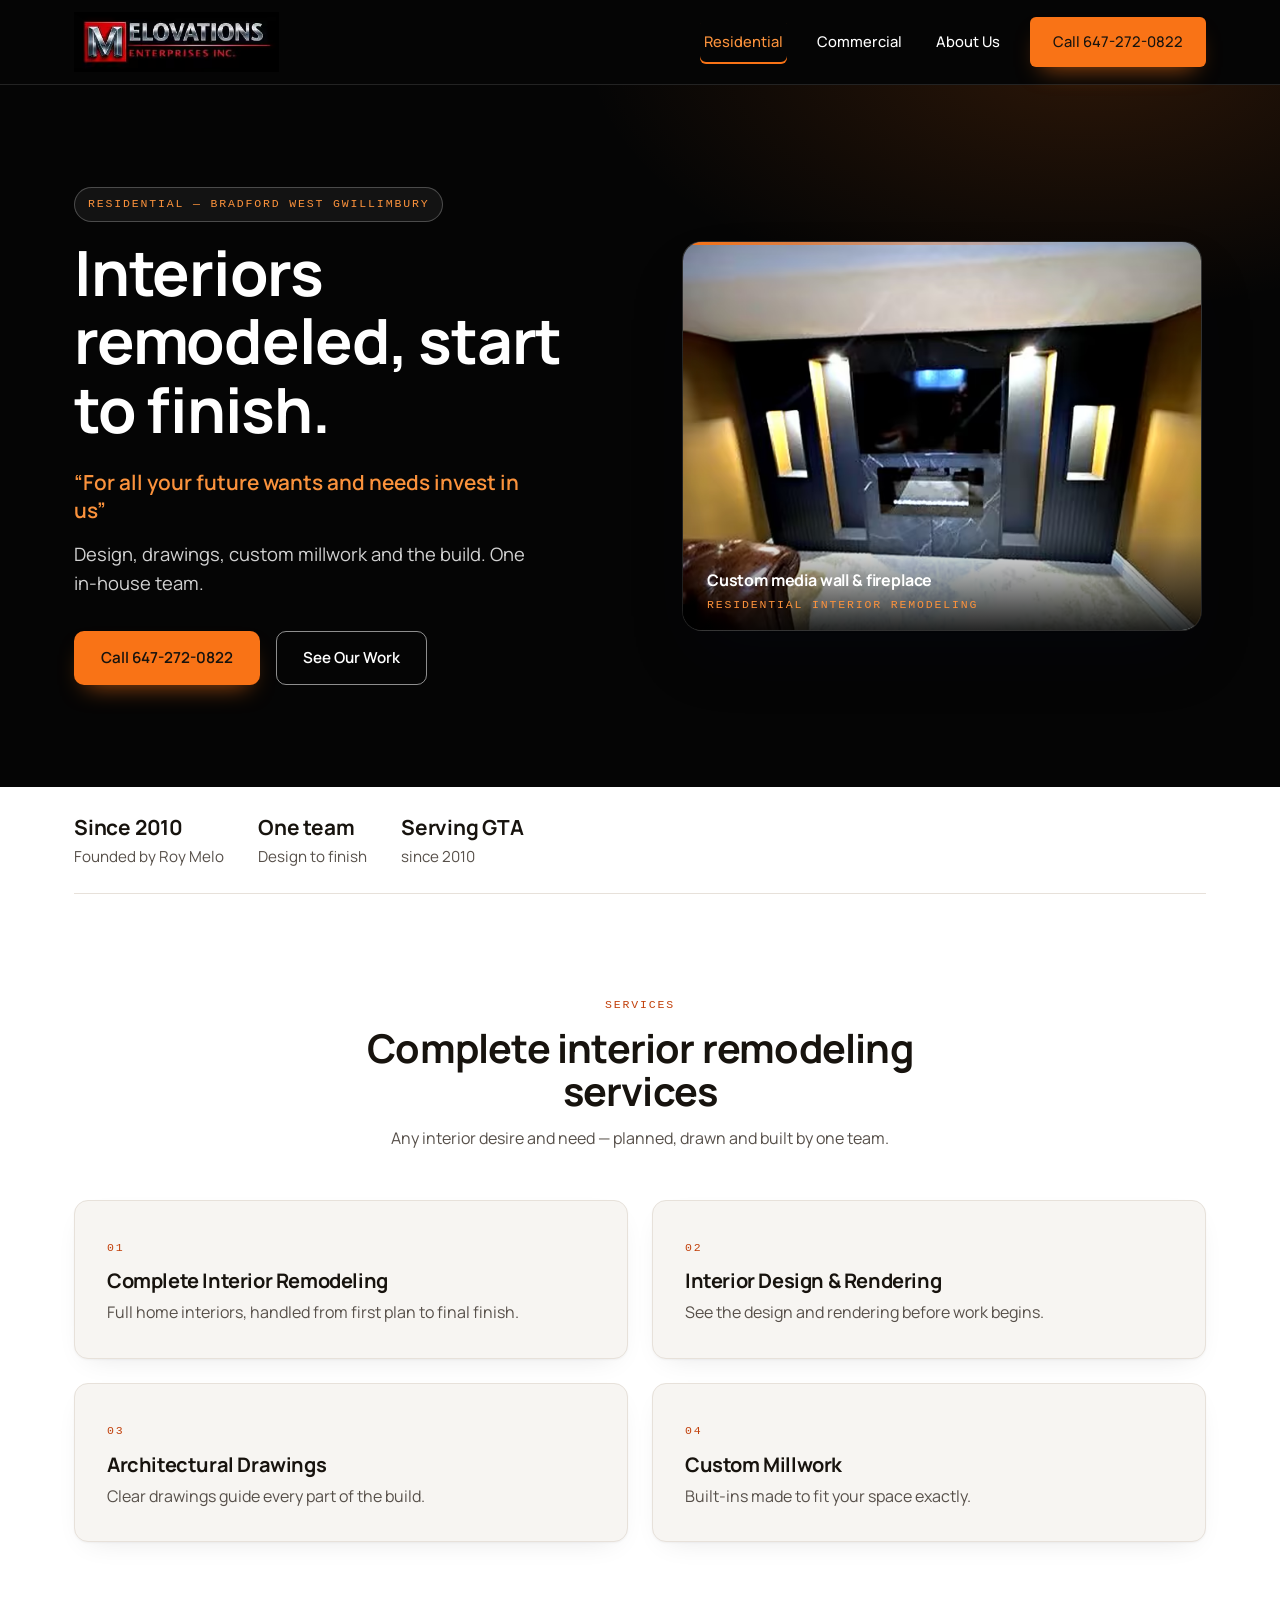
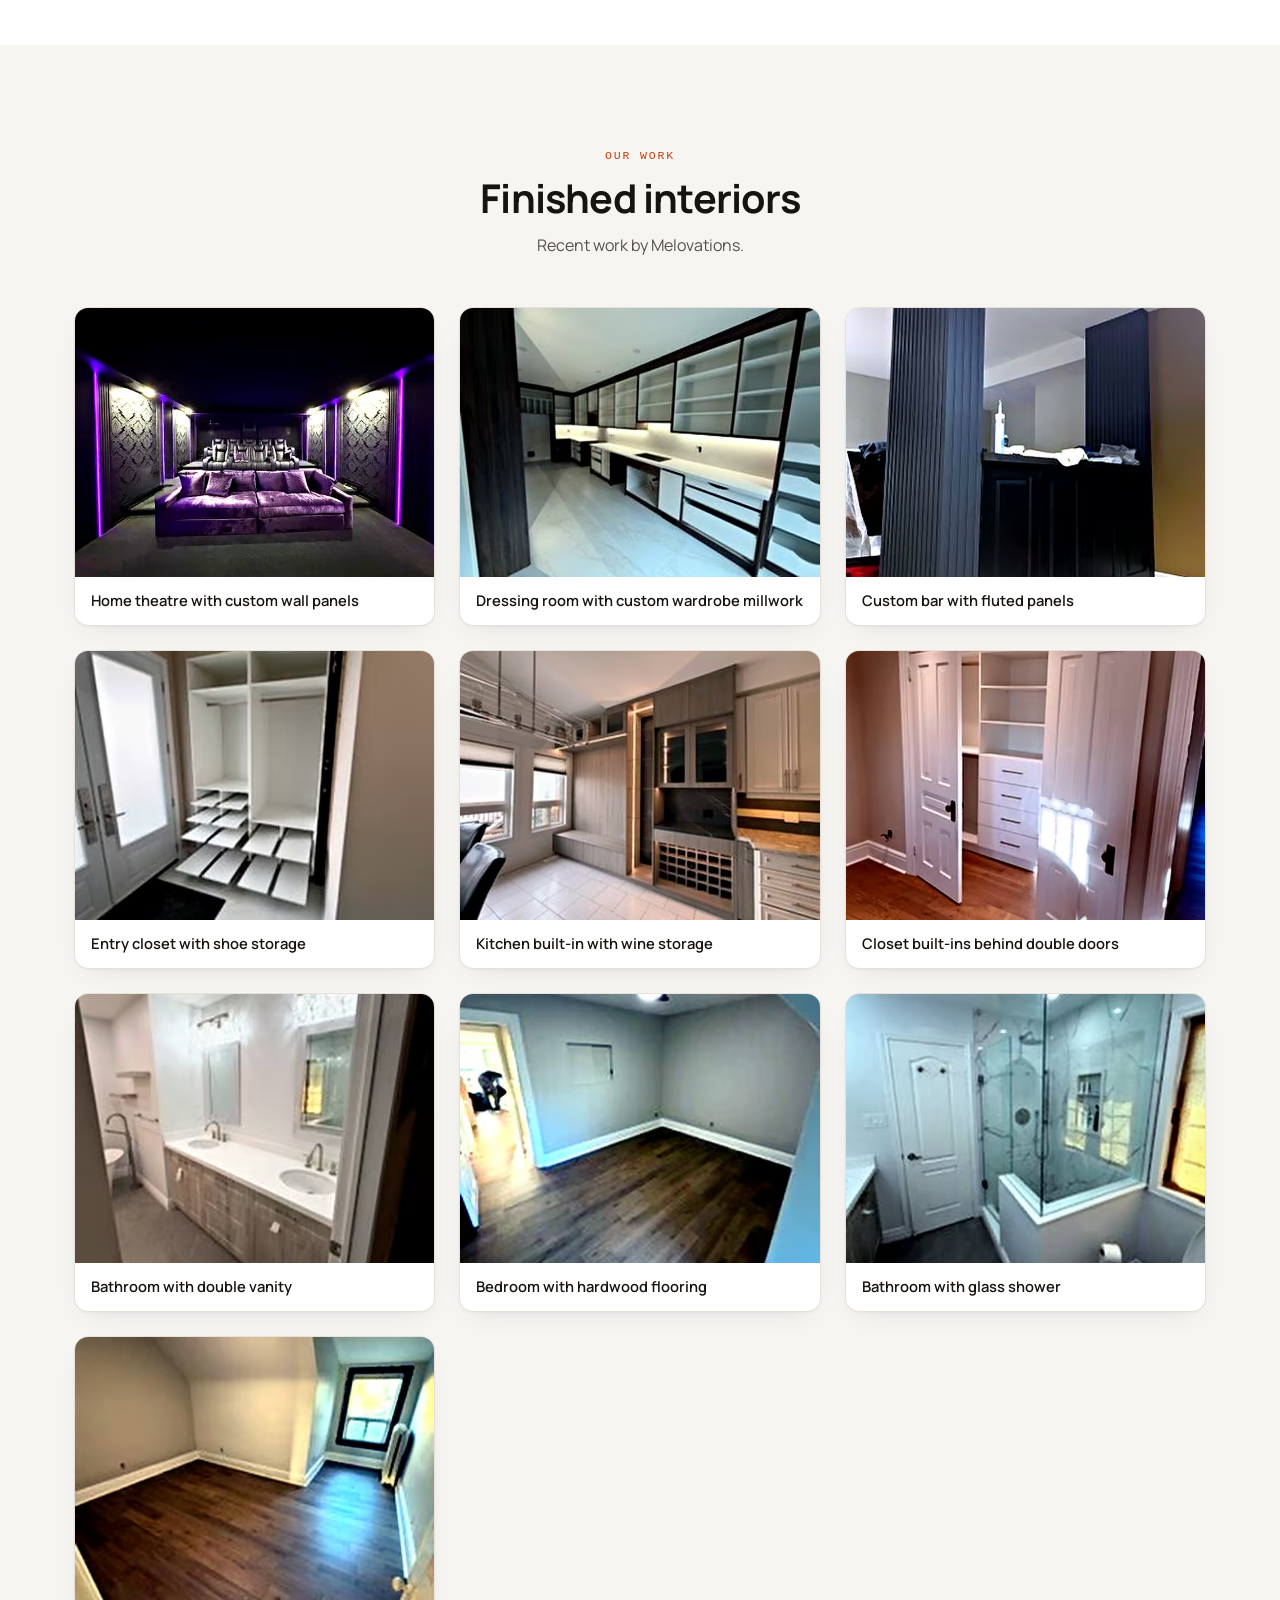
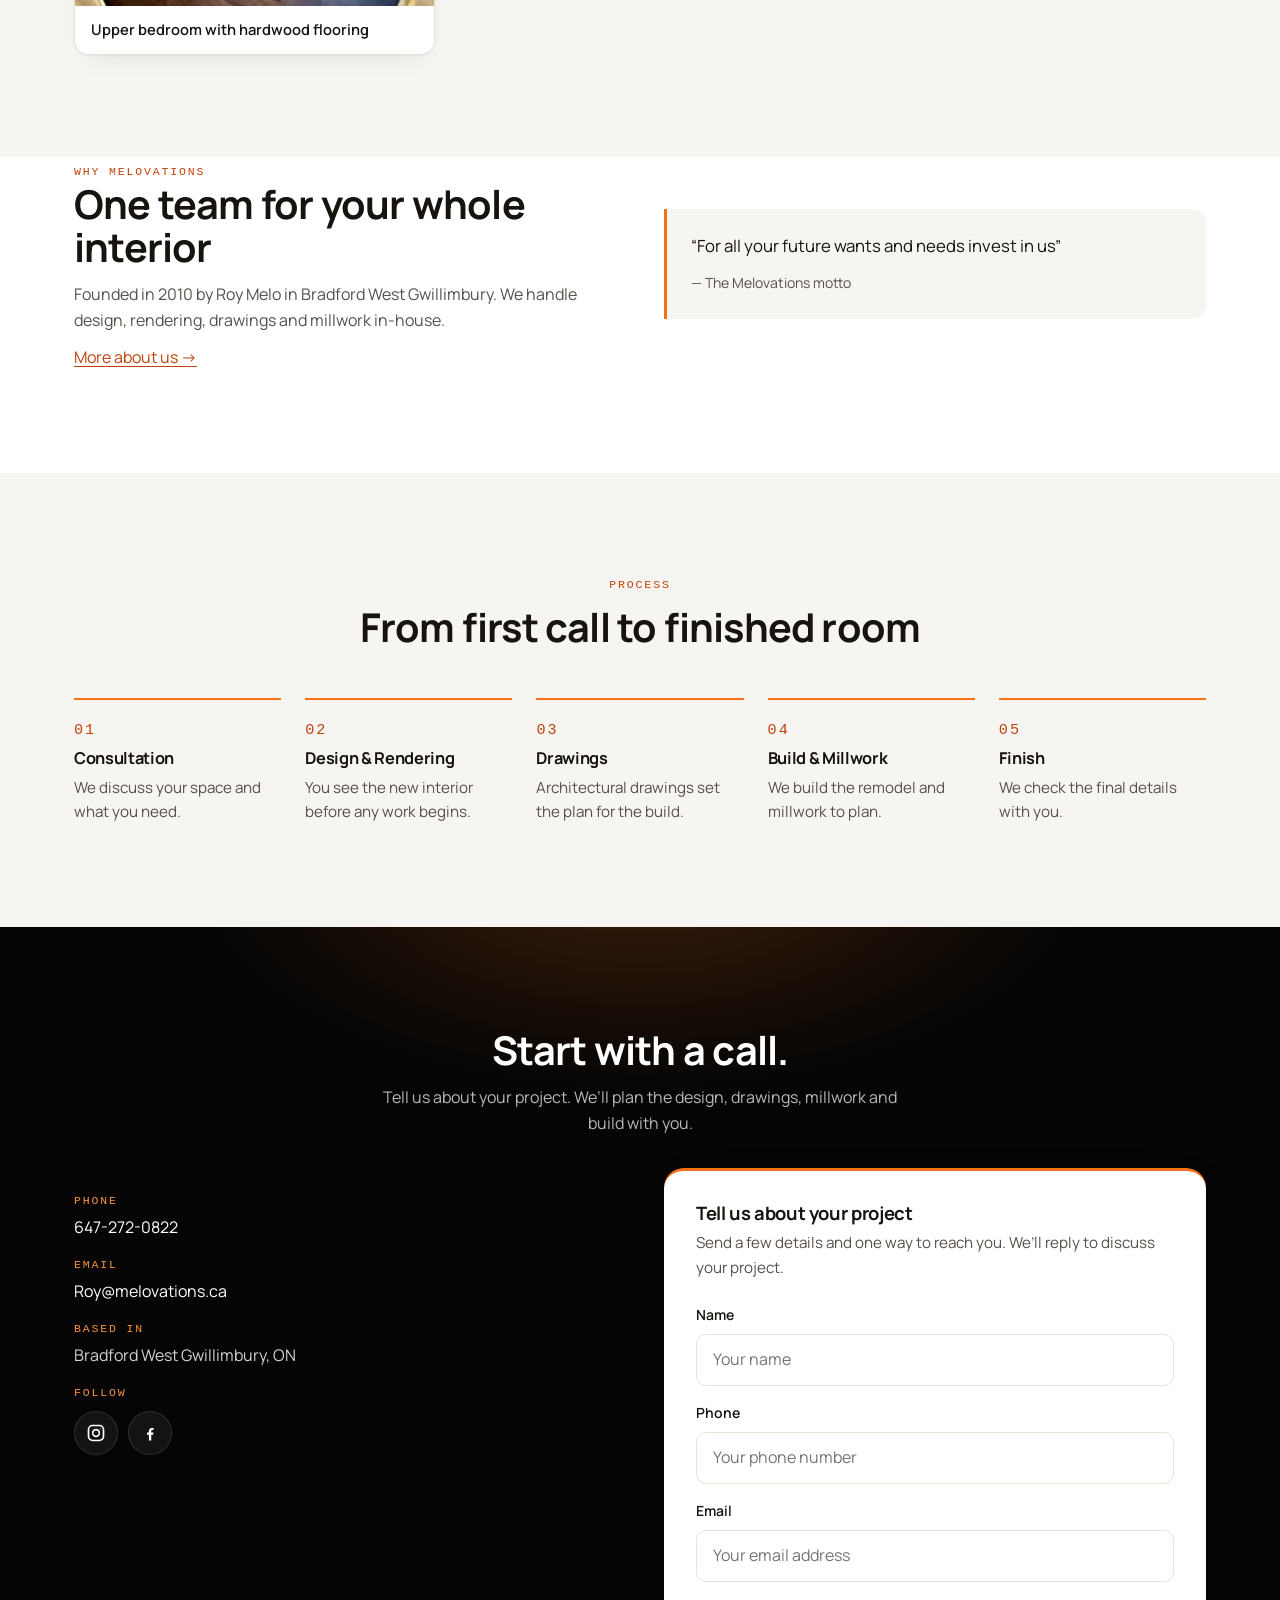
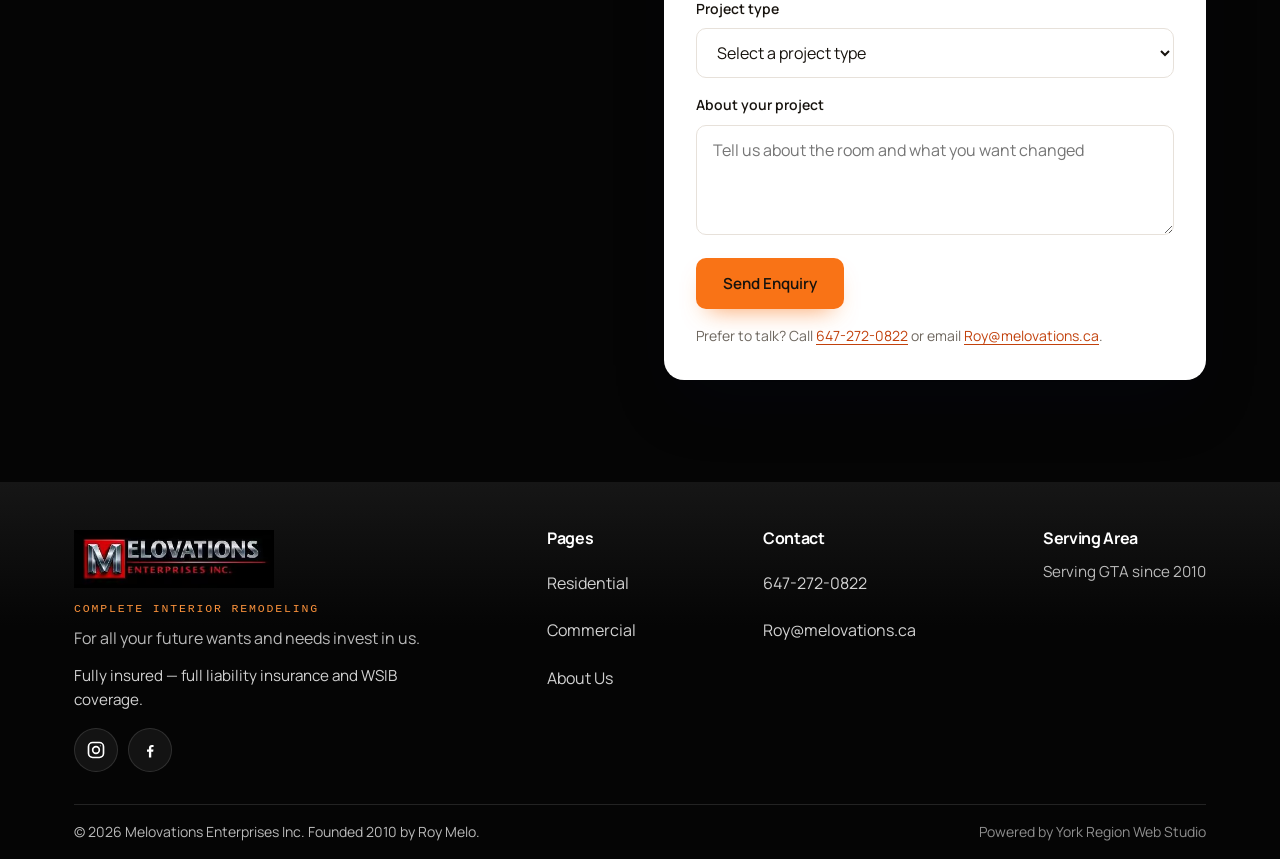
<file: index.html>
<!DOCTYPE html>
<html lang="en">
<head>
<meta charset="UTF-8">
<meta name="viewport" content="width=device-width, initial-scale=1.0">
<title>Residential Interior Remodeling in Bradford | Melovations</title>
<meta name="description" content="Residential interior remodeling in Bradford and the GTA — design &amp; rendering, architectural drawings and custom millwork by one team. Call 647-272-0822.">
<link rel="canonical" href="https://melovations.ca/">
<meta property="og:type" content="website">
<meta property="og:site_name" content="Melovations Enterprises Inc.">
<meta property="og:title" content="Residential Interior Remodeling in Bradford | Melovations">
<meta property="og:description" content="Complete interior remodeling — interior design &amp; rendering, architectural drawings and custom millwork. For all your future wants and needs invest in us.">
<meta property="og:url" content="https://melovations.ca/">
<meta property="og:image" content="https://melovations.ca/assets/projects/media-wall.jpg">
<meta property="og:image:width" content="1600">
<meta property="og:image:height" content="1200">
<meta property="og:image:alt" content="Custom black media wall with fireplace and built-in accent lighting">
<meta property="og:locale" content="en_CA">
<meta name="twitter:card" content="summary_large_image">
<meta name="twitter:title" content="Residential Interior Remodeling in Bradford | Melovations">
<meta name="twitter:description" content="Residential interior remodeling in Bradford and the GTA — design &amp; rendering, architectural drawings and custom millwork by one team. Call 647-272-0822.">
<meta name="twitter:image" content="https://melovations.ca/assets/projects/media-wall.jpg">
<meta name="twitter:image:alt" content="Custom black media wall with fireplace and built-in accent lighting">
<meta name="robots" content="index, follow">
<link rel="icon" href="favicon.ico" sizes="any">
<link rel="icon" href="favicon.png" type="image/png" sizes="180x180">
<link rel="apple-touch-icon" href="favicon.png">
<link rel="preconnect" href="https://fonts.googleapis.com">
<link rel="preconnect" href="https://fonts.gstatic.com" crossorigin>
<link href="https://fonts.googleapis.com/css2?family=Manrope:wght@500;600;700;800&display=swap" rel="stylesheet">
<link rel="preload" as="image" type="image/avif" fetchpriority="high" imagesrcset="assets/projects/media-wall-640.avif 640w, assets/projects/media-wall-960.avif 960w, assets/projects/media-wall-1200.avif 1200w, assets/projects/media-wall.avif 1600w" imagesizes="(max-width: 760px) calc(100vw - 48px), 520px">
<link rel="stylesheet" href="styles.css">
<script type="application/ld+json">
{
  "@context": "https://schema.org",
  "@type": "HomeAndConstructionBusiness",
  "name": "Melovations Enterprises Inc.",
  "slogan": "For all your future wants and needs invest in us",
  "@id": "https://melovations.ca/#business",
  "url": "https://melovations.ca/",
  "logo": "https://melovations.ca/assets/logo.jpg",
  "image": "https://melovations.ca/assets/projects/media-wall.jpg",
  "telephone": "+1-647-272-0822",
  "email": "Roy@melovations.ca",
  "foundingDate": "2010",
  "founder": { "@type": "Person", "name": "Roy Melo" },
  "address": {
    "@type": "PostalAddress",
    "addressLocality": "Bradford West Gwillimbury",
    "addressRegion": "ON",
    "addressCountry": "CA"
  },
  "areaServed": { "@type": "AdministrativeArea", "name": "Greater Toronto Area" },
  "sameAs": [
    "https://www.instagram.com/melovations/",
    "https://www.facebook.com/Melovations/"
  ],
  "knowsAbout": ["Complete Interior Remodeling", "Interior Design & Rendering", "Architectural Drawings", "Custom Millwork"]
}
</script>
</head>
<body>
<a class="skip-link" href="#main">Skip to content</a>
<header class="site-header">
  <div class="wrap header-inner">
    <a class="brand" href="index.html" aria-label="Melovations Enterprises Inc. — home"><picture><source type="image/avif" srcset="assets/logo.avif"><source type="image/webp" srcset="assets/logo.webp"><img src="assets/logo.jpg" alt="Melovations Enterprises Inc." width="357" height="103" decoding="async"></picture></a>
    <button class="nav-toggle" id="navToggle" aria-label="Open menu" aria-expanded="false" aria-controls="mainNav">
      <svg width="22" height="22" viewBox="0 0 24 24" fill="none" stroke="currentColor" stroke-width="2" stroke-linecap="round" aria-hidden="true"><path d="M4 7h16M4 12h16M4 17h16"/></svg>
    </button>
    <nav class="main-nav" id="mainNav" aria-label="Main">
      <a href="index.html" aria-current="page">Residential</a>
      <a href="commercial.html">Commercial</a>
      <a href="about.html">About Us</a>
      <a class="btn btn-primary" href="tel:+16472720822">Call 647-272-0822</a>
    </nav>
  </div>
</header>

<main id="main">

<!-- HERO (split variant) -->
<section class="hero-split">
  <div class="wrap grid">
    <div class="txt">
      <span class="eyebrow eyebrow-light">Residential — Bradford West Gwillimbury</span>
      <h1>Interiors remodeled, start to finish.</h1>
      <p class="hero-motto">&ldquo;For all your future wants and needs invest in us&rdquo;</p>
      <p class="lead">Design, drawings, custom millwork and the build. One in-house team.</p>
      <div class="hero-actions">
        <a class="btn btn-primary" href="tel:+16472720822">Call 647-272-0822</a>
        <a class="btn btn-ghost" href="#gallery">See Our Work</a>
      </div>
    </div>
    <div class="hero-media">
      <figure class="hero-panel hero-panel-photo">
        <picture><source type="image/avif" srcset="assets/projects/media-wall-640.avif 640w, assets/projects/media-wall-960.avif 960w, assets/projects/media-wall-1200.avif 1200w, assets/projects/media-wall.avif 1600w" sizes="(max-width: 760px) calc(100vw - 48px), 520px"><source type="image/webp" srcset="assets/projects/media-wall-640.webp 640w, assets/projects/media-wall-960.webp 960w, assets/projects/media-wall-1200.webp 1200w, assets/projects/media-wall.webp 1600w" sizes="(max-width: 760px) calc(100vw - 48px), 520px"><img src="assets/projects/media-wall.jpg" srcset="assets/projects/media-wall-640.jpg 640w, assets/projects/media-wall-960.jpg 960w, assets/projects/media-wall-1200.jpg 1200w, assets/projects/media-wall.jpg 1600w" sizes="(max-width: 760px) calc(100vw - 48px), 520px" alt="Custom black media wall with fireplace and built-in accent lighting in a finished living room" width="1600" height="1200" fetchpriority="high" decoding="async"></picture>
        <figcaption><span class="hero-panel-name">Custom media wall &amp; fireplace</span><span class="hero-panel-sub">Residential Interior Remodeling</span></figcaption>
      </figure>
    </div>
  </div>
</section>

<!-- TRUST STRIP -->
<div class="wrap"><div class="trust">
  <div><strong>Since 2010</strong>Founded by Roy Melo</div>
  <div><strong>One team</strong>Design to finish</div>
  <div><strong>Serving GTA</strong>since 2010</div>
</div></div>

<!-- SERVICES -->
<section id="services" aria-label="Services">
  <div class="wrap">
    <div class="section-header">
      <span class="eyebrow">Services</span>
      <h2>Complete interior remodeling services</h2>
      <p>Any interior desire and need — planned, drawn and built by one team.</p>
    </div>
    <div class="card-grid services-grid">
      <article class="card card-soft"><span class="card-num">01</span><h3>Complete Interior Remodeling</h3><p>Full home interiors, handled from first plan to final finish.</p></article>
      <article class="card card-soft"><span class="card-num">02</span><h3>Interior Design &amp; Rendering</h3><p>See the design and rendering before work begins.</p></article>
      <article class="card card-soft"><span class="card-num">03</span><h3>Architectural Drawings</h3><p>Clear drawings guide every part of the build.</p></article>
      <article class="card card-soft"><span class="card-num">04</span><h3>Custom Millwork</h3><p>Built-ins made to fit your space exactly.</p></article>
    </div>
  </div>
</section>

<!-- GALLERY -->
<section id="gallery" class="section-soft" aria-label="Recent residential work">
  <div class="wrap">
    <div class="section-header">
      <span class="eyebrow">Our Work</span>
      <h2>Finished interiors</h2>
      <p>Recent work by Melovations.</p>
    </div>
    <div class="gallery">
      <figure>
        <picture><source type="image/avif" srcset="assets/projects/home-theatre-640.avif 640w, assets/projects/home-theatre-960.avif 960w, assets/projects/home-theatre-1200.avif 1200w, assets/projects/home-theatre.avif 1440w" sizes="(max-width: 560px) calc(100vw - 48px), (max-width: 980px) calc(50vw - 36px), 361px"><source type="image/webp" srcset="assets/projects/home-theatre-640.webp 640w, assets/projects/home-theatre-960.webp 960w, assets/projects/home-theatre-1200.webp 1200w, assets/projects/home-theatre.webp 1440w" sizes="(max-width: 560px) calc(100vw - 48px), (max-width: 980px) calc(50vw - 36px), 361px"><img src="assets/projects/home-theatre.jpg" srcset="assets/projects/home-theatre-640.jpg 640w, assets/projects/home-theatre-960.jpg 960w, assets/projects/home-theatre-1200.jpg 1200w, assets/projects/home-theatre.jpg 1440w" sizes="(max-width: 560px) calc(100vw - 48px), (max-width: 980px) calc(50vw - 36px), 361px" alt="Home theatre with tiered seating and custom wall panels" width="1440" height="1080" loading="lazy" decoding="async"></picture>
        <figcaption>Home theatre with custom wall panels</figcaption>
      </figure>
      <figure>
        <picture><source type="image/avif" srcset="assets/projects/dressing-room-640.avif 640w, assets/projects/dressing-room-960.avif 960w, assets/projects/dressing-room.avif 1280w" sizes="(max-width: 560px) calc(100vw - 48px), (max-width: 980px) calc(50vw - 36px), 361px"><source type="image/webp" srcset="assets/projects/dressing-room-640.webp 640w, assets/projects/dressing-room-960.webp 960w, assets/projects/dressing-room.webp 1280w" sizes="(max-width: 560px) calc(100vw - 48px), (max-width: 980px) calc(50vw - 36px), 361px"><img src="assets/projects/dressing-room.jpg" srcset="assets/projects/dressing-room-640.jpg 640w, assets/projects/dressing-room-960.jpg 960w, assets/projects/dressing-room.jpg 1280w" sizes="(max-width: 560px) calc(100vw - 48px), (max-width: 980px) calc(50vw - 36px), 361px" alt="Dressing room lined with custom wardrobe millwork and lit shelving" width="1280" height="960" loading="lazy" decoding="async"></picture>
        <figcaption>Dressing room with custom wardrobe millwork</figcaption>
      </figure>
      <figure>
        <picture><source type="image/avif" srcset="assets/projects/fluted-bar-640.avif 640w, assets/projects/fluted-bar-960.avif 960w, assets/projects/fluted-bar.avif 1080w" sizes="(max-width: 560px) calc(100vw - 48px), (max-width: 980px) calc(50vw - 36px), 361px"><source type="image/webp" srcset="assets/projects/fluted-bar-640.webp 640w, assets/projects/fluted-bar-960.webp 960w, assets/projects/fluted-bar.webp 1080w" sizes="(max-width: 560px) calc(100vw - 48px), (max-width: 980px) calc(50vw - 36px), 361px"><img src="assets/projects/fluted-bar.jpg" srcset="assets/projects/fluted-bar-640.jpg 640w, assets/projects/fluted-bar-960.jpg 960w, assets/projects/fluted-bar.jpg 1080w" sizes="(max-width: 560px) calc(100vw - 48px), (max-width: 980px) calc(50vw - 36px), 361px" alt="Custom bar fronted with black fluted panels and cabinetry" width="1080" height="1440" loading="lazy" decoding="async"></picture>
        <figcaption>Custom bar with fluted panels</figcaption>
      </figure>
      <figure>
        <picture><source type="image/avif" srcset="assets/projects/entry-closet-640.avif 640w, assets/projects/entry-closet.avif 960w" sizes="(max-width: 560px) calc(100vw - 48px), (max-width: 980px) calc(50vw - 36px), 361px"><source type="image/webp" srcset="assets/projects/entry-closet-640.webp 640w, assets/projects/entry-closet.webp 960w" sizes="(max-width: 560px) calc(100vw - 48px), (max-width: 980px) calc(50vw - 36px), 361px"><img src="assets/projects/entry-closet.jpg" srcset="assets/projects/entry-closet-640.jpg 640w, assets/projects/entry-closet.jpg 960w" sizes="(max-width: 560px) calc(100vw - 48px), (max-width: 980px) calc(50vw - 36px), 361px" alt="White entry closet built in with shoe drawers beside the front door" width="960" height="1280" loading="lazy" decoding="async"></picture>
        <figcaption>Entry closet with shoe storage</figcaption>
      </figure>
      <figure>
        <picture><source type="image/avif" srcset="assets/projects/kitchen-wine-cabinet-640.avif 640w, assets/projects/kitchen-wine-cabinet-960.avif 960w, assets/projects/kitchen-wine-cabinet.avif 1280w" sizes="(max-width: 560px) calc(100vw - 48px), (max-width: 980px) calc(50vw - 36px), 361px"><source type="image/webp" srcset="assets/projects/kitchen-wine-cabinet-640.webp 640w, assets/projects/kitchen-wine-cabinet-960.webp 960w, assets/projects/kitchen-wine-cabinet.webp 1280w" sizes="(max-width: 560px) calc(100vw - 48px), (max-width: 980px) calc(50vw - 36px), 361px"><img src="assets/projects/kitchen-wine-cabinet.jpg" srcset="assets/projects/kitchen-wine-cabinet-640.jpg 640w, assets/projects/kitchen-wine-cabinet-960.jpg 960w, assets/projects/kitchen-wine-cabinet.jpg 1280w" sizes="(max-width: 560px) calc(100vw - 48px), (max-width: 980px) calc(50vw - 36px), 361px" alt="Kitchen built-in cabinetry with wine storage and bench seating" width="1280" height="960" loading="lazy" decoding="async"></picture>
        <figcaption>Kitchen built-in with wine storage</figcaption>
      </figure>
      <figure>
        <picture><source type="image/avif" srcset="assets/projects/closet-double-doors-640.avif 640w, assets/projects/closet-double-doors-960.avif 960w, assets/projects/closet-double-doors.avif 1080w" sizes="(max-width: 560px) calc(100vw - 48px), (max-width: 980px) calc(50vw - 36px), 361px"><source type="image/webp" srcset="assets/projects/closet-double-doors-640.webp 640w, assets/projects/closet-double-doors-960.webp 960w, assets/projects/closet-double-doors.webp 1080w" sizes="(max-width: 560px) calc(100vw - 48px), (max-width: 980px) calc(50vw - 36px), 361px"><img src="assets/projects/closet-double-doors.jpg" srcset="assets/projects/closet-double-doors-640.jpg 640w, assets/projects/closet-double-doors-960.jpg 960w, assets/projects/closet-double-doors.jpg 1080w" sizes="(max-width: 560px) calc(100vw - 48px), (max-width: 980px) calc(50vw - 36px), 361px" alt="Closet built-ins with drawers and shelving behind white double doors" width="1080" height="1440" loading="lazy" decoding="async"></picture>
        <figcaption>Closet built-ins behind double doors</figcaption>
      </figure>
      <figure>
        <picture><source type="image/avif" srcset="assets/projects/bathroom-vanity-640.avif 640w, assets/projects/bathroom-vanity.avif 960w" sizes="(max-width: 560px) calc(100vw - 48px), (max-width: 980px) calc(50vw - 36px), 361px"><source type="image/webp" srcset="assets/projects/bathroom-vanity-640.webp 640w, assets/projects/bathroom-vanity.webp 960w" sizes="(max-width: 560px) calc(100vw - 48px), (max-width: 980px) calc(50vw - 36px), 361px"><img src="assets/projects/bathroom-vanity.jpg" srcset="assets/projects/bathroom-vanity-640.jpg 640w, assets/projects/bathroom-vanity.jpg 960w" sizes="(max-width: 560px) calc(100vw - 48px), (max-width: 980px) calc(50vw - 36px), 361px" alt="Bathroom remodel with a double vanity and twin mirrors" width="960" height="1280" loading="lazy" decoding="async"></picture>
        <figcaption>Bathroom with double vanity</figcaption>
      </figure>
      <figure>
        <picture><source type="image/avif" srcset="assets/projects/bedroom-hardwood-1-640.avif 640w, assets/projects/bedroom-hardwood-1.avif 960w" sizes="(max-width: 560px) calc(100vw - 48px), (max-width: 980px) calc(50vw - 36px), 361px"><source type="image/webp" srcset="assets/projects/bedroom-hardwood-1-640.webp 640w, assets/projects/bedroom-hardwood-1.webp 960w" sizes="(max-width: 560px) calc(100vw - 48px), (max-width: 980px) calc(50vw - 36px), 361px"><img src="assets/projects/bedroom-hardwood-1.jpg" srcset="assets/projects/bedroom-hardwood-1-640.jpg 640w, assets/projects/bedroom-hardwood-1.jpg 960w" sizes="(max-width: 560px) calc(100vw - 48px), (max-width: 980px) calc(50vw - 36px), 361px" alt="Finished bedroom with hardwood flooring and a ceiling fan" width="960" height="1280" loading="lazy" decoding="async"></picture>
        <figcaption>Bedroom with hardwood flooring</figcaption>
      </figure>
      <figure>
        <picture><source type="image/avif" srcset="assets/projects/bathroom-glass-shower-640.avif 640w, assets/projects/bathroom-glass-shower.avif 960w" sizes="(max-width: 560px) calc(100vw - 48px), (max-width: 980px) calc(50vw - 36px), 361px"><source type="image/webp" srcset="assets/projects/bathroom-glass-shower-640.webp 640w, assets/projects/bathroom-glass-shower.webp 960w" sizes="(max-width: 560px) calc(100vw - 48px), (max-width: 980px) calc(50vw - 36px), 361px"><img src="assets/projects/bathroom-glass-shower.jpg" srcset="assets/projects/bathroom-glass-shower-640.jpg 640w, assets/projects/bathroom-glass-shower.jpg 960w" sizes="(max-width: 560px) calc(100vw - 48px), (max-width: 980px) calc(50vw - 36px), 361px" alt="Bathroom remodel with a glass-enclosed shower" width="960" height="1280" loading="lazy" decoding="async"></picture>
        <figcaption>Bathroom with glass shower</figcaption>
      </figure>
      <figure>
        <picture><source type="image/avif" srcset="assets/projects/bedroom-hardwood-2-640.avif 640w, assets/projects/bedroom-hardwood-2.avif 960w" sizes="(max-width: 560px) calc(100vw - 48px), (max-width: 980px) calc(50vw - 36px), 361px"><source type="image/webp" srcset="assets/projects/bedroom-hardwood-2-640.webp 640w, assets/projects/bedroom-hardwood-2.webp 960w" sizes="(max-width: 560px) calc(100vw - 48px), (max-width: 980px) calc(50vw - 36px), 361px"><img src="assets/projects/bedroom-hardwood-2.jpg" srcset="assets/projects/bedroom-hardwood-2-640.jpg 640w, assets/projects/bedroom-hardwood-2.jpg 960w" sizes="(max-width: 560px) calc(100vw - 48px), (max-width: 980px) calc(50vw - 36px), 361px" alt="Finished upper bedroom with hardwood flooring and a dormer window" width="960" height="1280" loading="lazy" decoding="async"></picture>
        <figcaption>Upper bedroom with hardwood flooring</figcaption>
      </figure>
    </div>
  </div>
</section>

<!-- WHY / ABOUT TEASER -->
<section class="section-tight" aria-label="Why Melovations">
  <div class="wrap split">
    <div>
      <span class="eyebrow">Why Melovations</span>
      <h2>One team for your whole interior</h2>
      <p>Founded in 2010 by Roy Melo in Bradford West Gwillimbury. We handle design, rendering, drawings and millwork in-house.</p>
      <p><a href="about.html">More about us &rarr;</a></p>
    </div>
    <div class="quote">&ldquo;For all your future wants and needs invest in us&rdquo;
      <small>— The Melovations motto</small></div>
  </div>
</section>

<!-- PROCESS -->
<section id="process" class="section-soft" aria-label="Our process">
  <div class="wrap">
    <div class="section-header">
      <span class="eyebrow">Process</span>
      <h2>From first call to finished room</h2>
    </div>
    <div class="process-grid">
      <div class="process-step"><span class="num">01</span><h3>Consultation</h3><p>We discuss your space and what you need.</p></div>
      <div class="process-step"><span class="num">02</span><h3>Design &amp; Rendering</h3><p>You see the new interior before any work begins.</p></div>
      <div class="process-step"><span class="num">03</span><h3>Drawings</h3><p>Architectural drawings set the plan for the build.</p></div>
      <div class="process-step"><span class="num">04</span><h3>Build &amp; Millwork</h3><p>We build the remodel and millwork to plan.</p></div>
      <div class="process-step"><span class="num">05</span><h3>Finish</h3><p>We check the final details with you.</p></div>
    </div>
  </div>
</section>

<!-- CONTACT -->
<section class="cta-band" id="contact" aria-label="Contact">
  <div class="wrap">
    <h2>Start with a call.</h2>
    <p>Tell us about your project. We’ll plan the design, drawings, millwork and build with you.</p>
    <div class="contact-grid">
      <ul class="contact-list">
        <li><span class="label">Phone</span><a href="tel:+16472720822">647-272-0822</a></li>
        <li><span class="label">Email</span><a href="mailto:Roy@melovations.ca">Roy@melovations.ca</a></li>
        <li><span class="label">Based in</span>Bradford West Gwillimbury, ON</li>
        <li><span class="label">Follow</span><span class="social-row"><a class="social-icon" href="https://www.instagram.com/melovations/" target="_blank" rel="noopener" aria-label="Melovations on Instagram"><svg viewBox="0 0 24 24" width="20" height="20" fill="none" stroke="currentColor" stroke-width="2" stroke-linecap="round" stroke-linejoin="round" aria-hidden="true" focusable="false"><rect x="3" y="3" width="18" height="18" rx="5"/><circle cx="12" cy="12" r="4"/><circle cx="17.2" cy="6.8" r="0.6" fill="currentColor" stroke="none"/></svg></a><a class="social-icon" href="https://www.facebook.com/Melovations/" target="_blank" rel="noopener" aria-label="Melovations on Facebook"><svg viewBox="0 0 24 24" width="20" height="20" fill="currentColor" aria-hidden="true" focusable="false"><path d="M13.5 21v-6.8h2.3l.35-2.7H13.5V9.8c0-.78.22-1.31 1.34-1.31h1.43V6.08c-.25-.03-1.1-.1-2.08-.1-2.06 0-3.47 1.25-3.47 3.56v1.94H8.4v2.7h2.32V21h2.78z"/></svg></a></span></li>
      </ul>
      <div class="form-card">
        <h3 class="form-title">Tell us about your project</h3>
        <p class="form-intro">Send a few details and one way to reach you. We’ll reply to discuss your project.</p>
        <form id="draftForm" action="https://formsubmit.co/Roy@melovations.ca" method="POST">
          <div class="form-group">
            <label for="fName">Name</label>
            <input id="fName" name="name" type="text" autocomplete="name" placeholder="Your name" required>
          </div>
          <div class="form-group">
            <label for="fPhone">Phone</label>
            <input id="fPhone" name="phone" type="tel" autocomplete="tel" inputmode="tel" placeholder="Your phone number">
          </div>
          <div class="form-group">
            <label for="fEmail">Email</label>
            <input id="fEmail" name="email" type="email" autocomplete="email" placeholder="Your email address">
          </div>
          <div class="form-group">
            <label for="fProject">Project type</label>
            <select id="fProject" name="project_type">
              <option value="">Select a project type</option>
              <option>Complete Interior Remodeling</option>
              <option>Interior Design &amp; Rendering</option>
              <option>Architectural Drawings</option>
              <option>Custom Millwork</option>
              <option>Other Interior Project</option>
            </select>
          </div>
          <div class="form-group">
            <label for="fMsg">About your project</label>
            <textarea id="fMsg" name="message" placeholder="Tell us about the room and what you want changed" required></textarea>
          </div>
          <input type="hidden" name="_subject" value="New enquiry from melovations.ca">
          <input type="hidden" name="_template" value="table">
          <input type="hidden" name="_captcha" value="false">
          <div class="form-honeypot" aria-hidden="true">
            <label>Leave this field empty</label>
            <input name="_honey" type="text" tabindex="-1" autocomplete="off">
          </div>
          <button class="btn btn-primary" type="submit">Send Enquiry</button>
          <p class="form-status" id="formStatus" role="status" aria-live="polite"></p>
          <p class="form-note">Prefer to talk? Call <a href="tel:+16472720822">647-272-0822</a> or email <a href="mailto:Roy@melovations.ca">Roy@melovations.ca</a>.</p>
        </form>
      </div>
    </div>
  </div>
</section>

</main>

<footer class="site-footer">
  <div class="wrap">
    <div class="footer-top">
      <div class="footer-brand">
        <picture><source type="image/avif" srcset="assets/logo.avif"><source type="image/webp" srcset="assets/logo.webp"><img src="assets/logo.jpg" alt="Melovations Enterprises Inc." width="357" height="103" loading="lazy" decoding="async"></picture>
        <div class="footer-sub">Complete Interior Remodeling</div>
        <p class="footer-tagline">For all your future wants and needs invest in us.</p>
        <p class="footer-insure">Fully insured — full liability insurance and WSIB coverage.</p>
        <div class="footer-social"><span class="social-row"><a class="social-icon" href="https://www.instagram.com/melovations/" target="_blank" rel="noopener" aria-label="Melovations on Instagram"><svg viewBox="0 0 24 24" width="20" height="20" fill="none" stroke="currentColor" stroke-width="2" stroke-linecap="round" stroke-linejoin="round" aria-hidden="true" focusable="false"><rect x="3" y="3" width="18" height="18" rx="5"/><circle cx="12" cy="12" r="4"/><circle cx="17.2" cy="6.8" r="0.6" fill="currentColor" stroke="none"/></svg></a><a class="social-icon" href="https://www.facebook.com/Melovations/" target="_blank" rel="noopener" aria-label="Melovations on Facebook"><svg viewBox="0 0 24 24" width="20" height="20" fill="currentColor" aria-hidden="true" focusable="false"><path d="M13.5 21v-6.8h2.3l.35-2.7H13.5V9.8c0-.78.22-1.31 1.34-1.31h1.43V6.08c-.25-.03-1.1-.1-2.08-.1-2.06 0-3.47 1.25-3.47 3.56v1.94H8.4v2.7h2.32V21h2.78z"/></svg></a></span></div>
      </div>
      <div class="footer-col">
        <h3>Pages</h3>
        <ul class="footer-links footer-links-stack">
          <li><a href="index.html">Residential</a></li>
          <li><a href="commercial.html">Commercial</a></li>
          <li><a href="about.html">About Us</a></li>
        </ul>
      </div>
      <div class="footer-col">
        <h3>Contact</h3>
        <ul class="footer-links footer-links-stack">
          <li><a href="tel:+16472720822">647-272-0822</a></li>
          <li><a href="mailto:Roy@melovations.ca">Roy@melovations.ca</a></li>
        </ul>
      </div>
      <div class="footer-col">
        <h3>Serving Area</h3>
        <p>Serving GTA since 2010</p>
      </div>
    </div>
    <div class="footer-bottom">
      <span>© 2026 Melovations Enterprises Inc. Founded 2010 by Roy Melo.</span>
      <span class="footer-serving">Powered by York Region Web Studio</span>
    </div>
  </div>
</footer>

<a class="mobile-cta" href="tel:+16472720822">Call 647-272-0822</a>
<script src="script.js" defer></script>
</body>
</html>
</file>
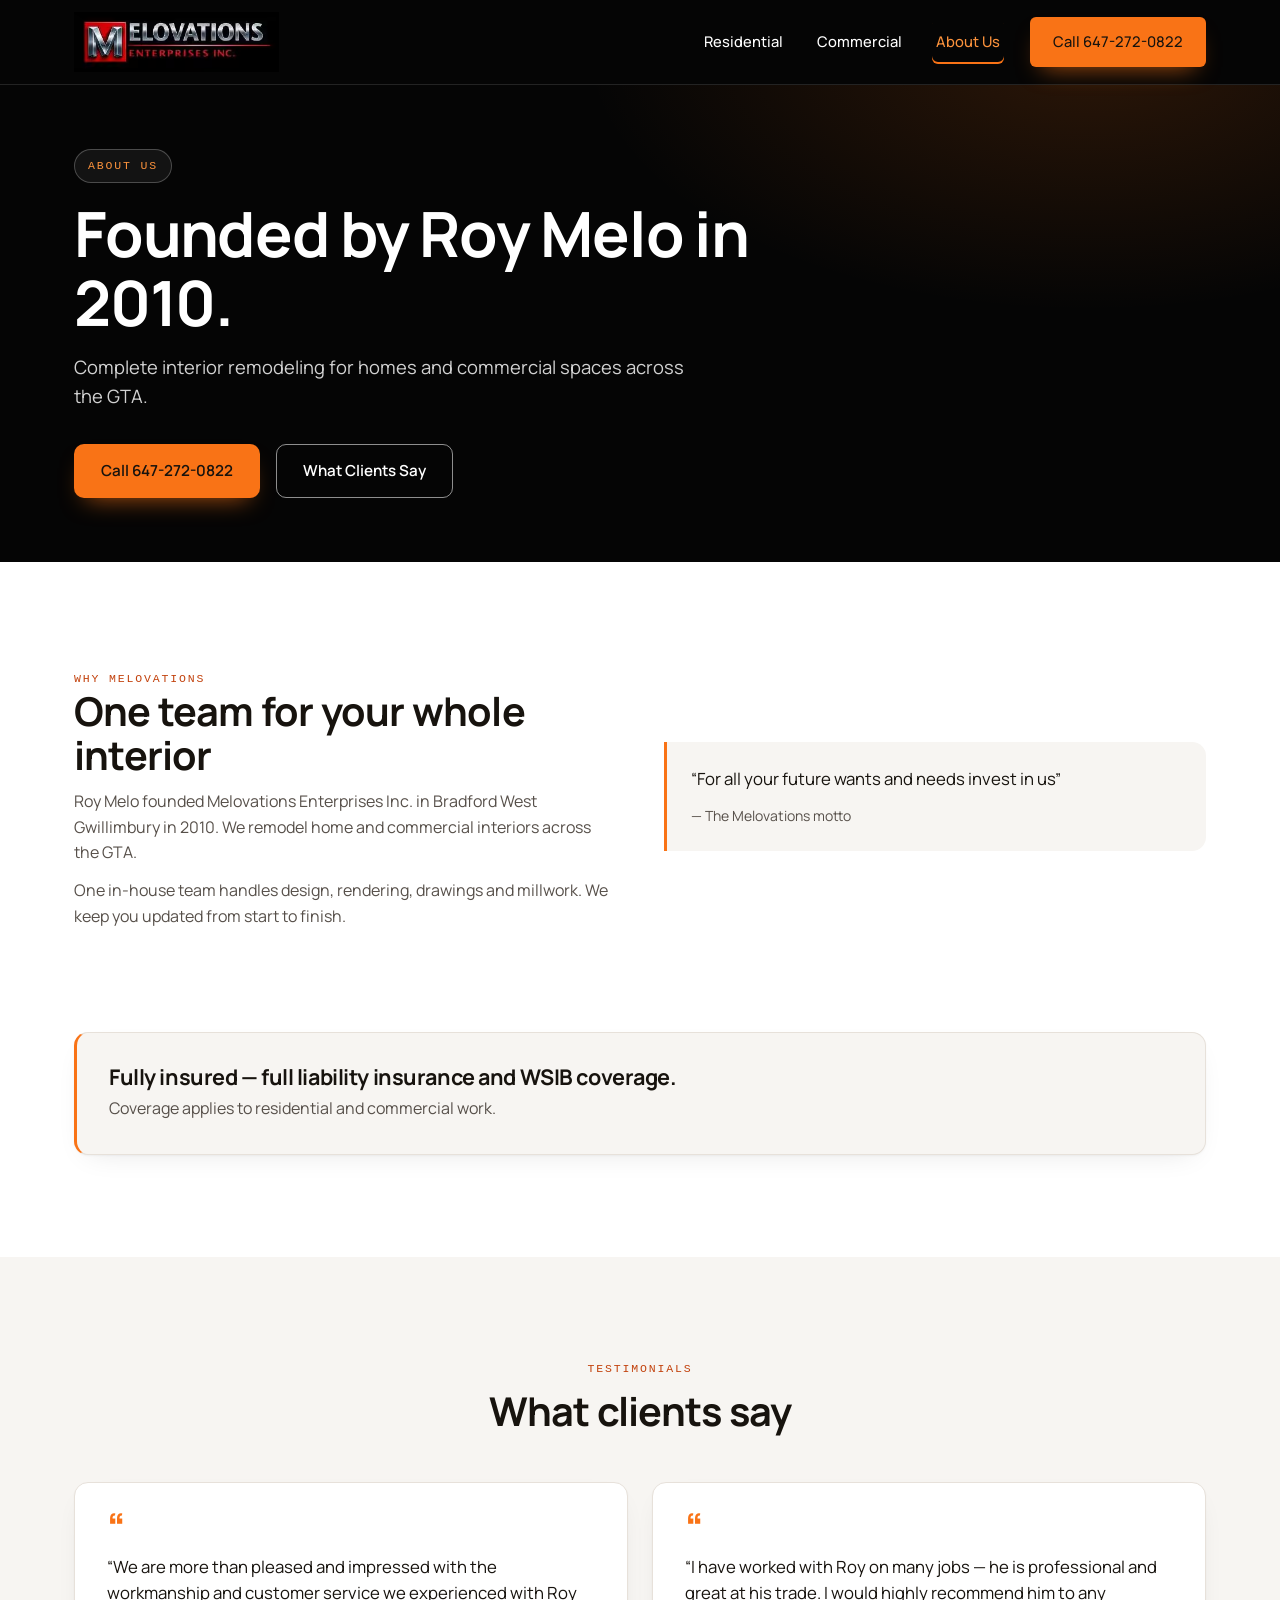
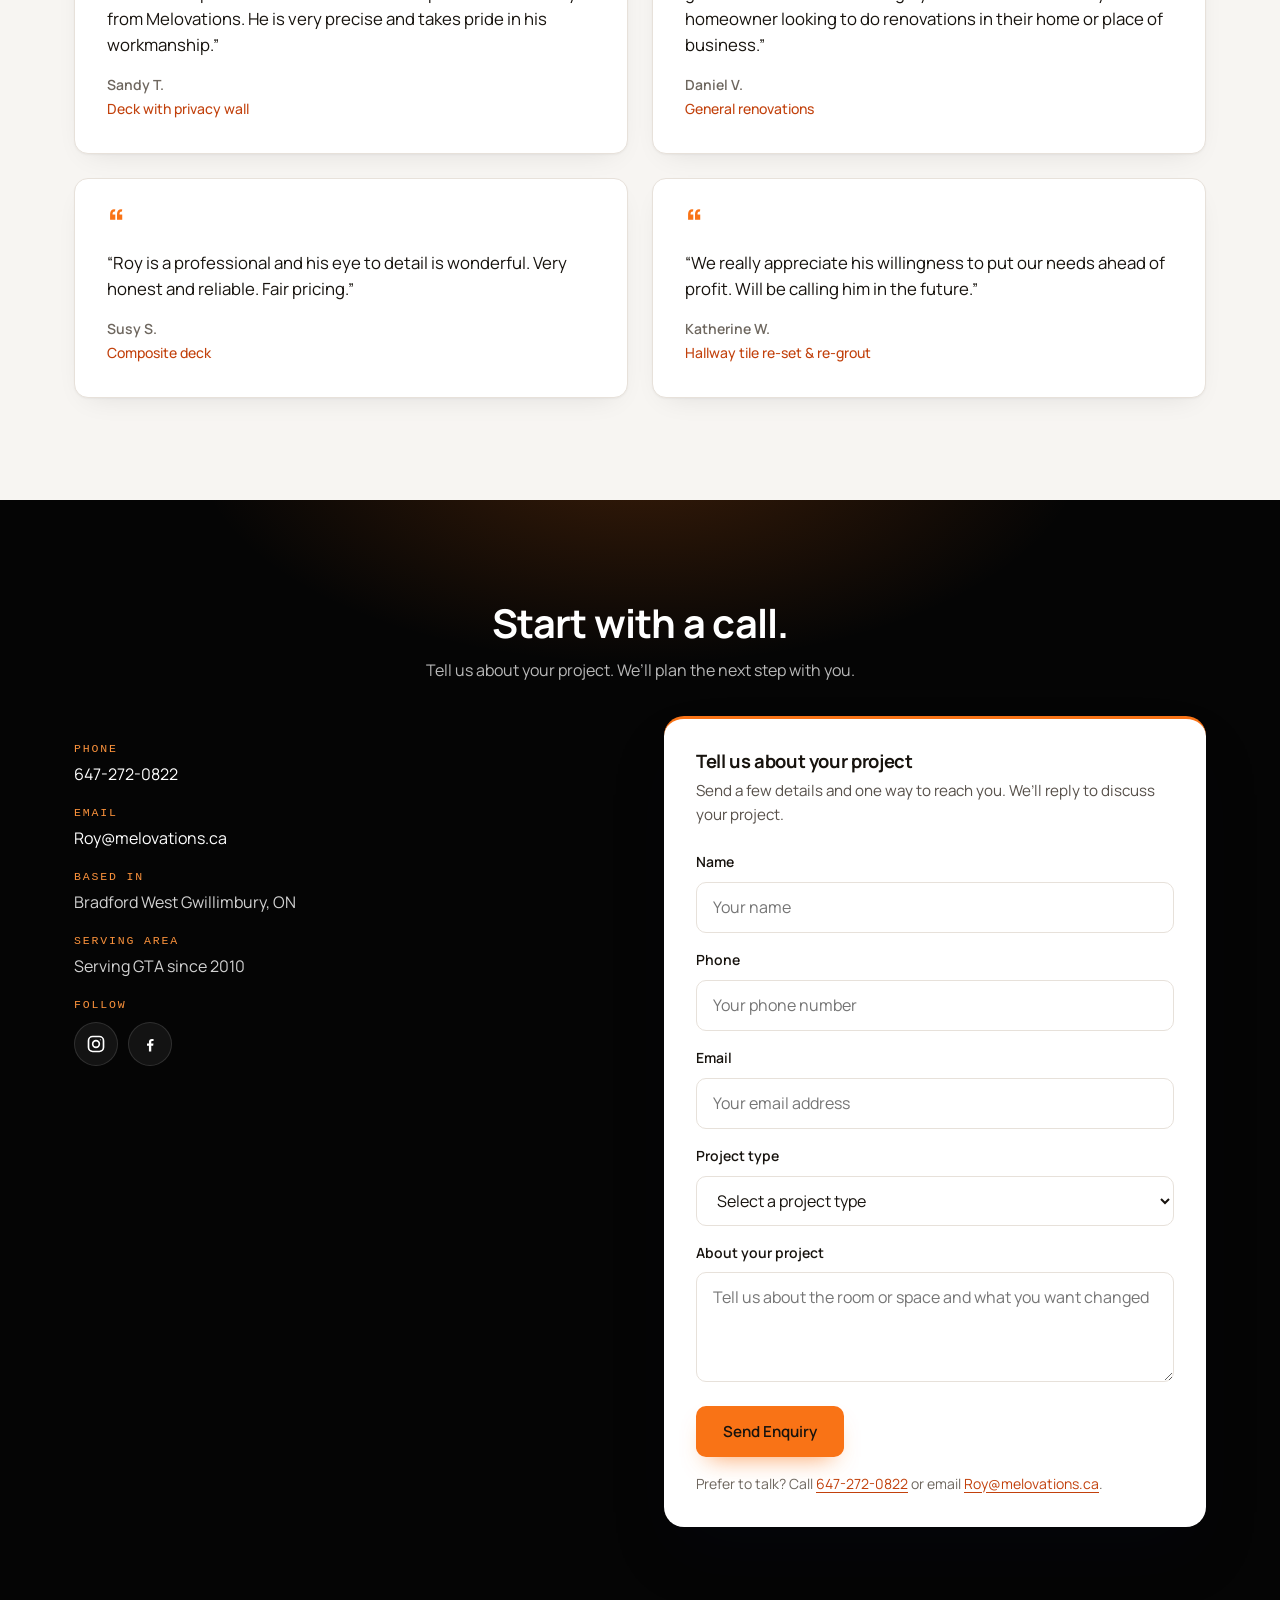
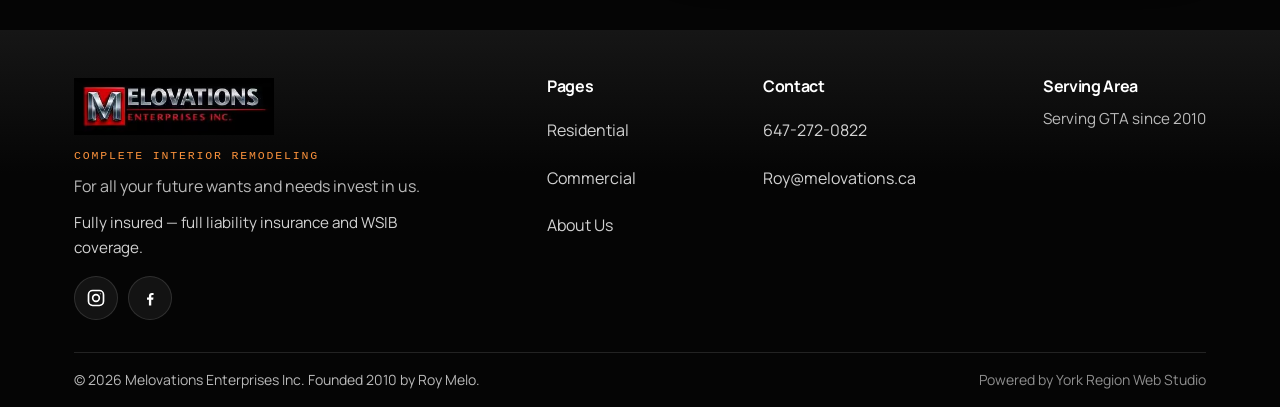
<file: about.html>
<!DOCTYPE html>
<html lang="en">
<head>
<meta charset="UTF-8">
<meta name="viewport" content="width=device-width, initial-scale=1.0">
<title>About Melovations Enterprises | Remodeling in Bradford</title>
<meta name="description" content="About Melovations Enterprises Inc. — founded by Roy Melo in 2010, complete interior remodeling for GTA homes and businesses. Call 647-272-0822 for a quote.">
<link rel="canonical" href="https://melovations.ca/about.html">
<meta property="og:type" content="website">
<meta property="og:site_name" content="Melovations Enterprises Inc.">
<meta property="og:title" content="About Melovations Enterprises | Remodeling in Bradford">
<meta property="og:description" content="Founded in 2010 by Roy Melo — complete interior remodeling, design, drawings and custom millwork. For all your future wants and needs invest in us.">
<meta property="og:url" content="https://melovations.ca/about.html">
<meta property="og:image" content="https://melovations.ca/assets/logo.jpg">
<meta property="og:image:width" content="357">
<meta property="og:image:height" content="103">
<meta property="og:image:alt" content="Melovations Enterprises Inc. logo">
<meta property="og:locale" content="en_CA">
<meta name="twitter:card" content="summary_large_image">
<meta name="twitter:title" content="About Melovations Enterprises | Remodeling in Bradford">
<meta name="twitter:description" content="About Melovations Enterprises Inc. — founded by Roy Melo in 2010, complete interior remodeling for GTA homes and businesses. Call 647-272-0822 for a quote.">
<meta name="twitter:image" content="https://melovations.ca/assets/logo.jpg">
<meta name="twitter:image:alt" content="Melovations Enterprises Inc. logo">
<meta name="robots" content="index, follow">
<link rel="icon" href="favicon.ico" sizes="any">
<link rel="icon" href="favicon.png" type="image/png" sizes="180x180">
<link rel="apple-touch-icon" href="favicon.png">
<link rel="preconnect" href="https://fonts.googleapis.com">
<link rel="preconnect" href="https://fonts.gstatic.com" crossorigin>
<link href="https://fonts.googleapis.com/css2?family=Manrope:wght@500;600;700;800&display=swap" rel="stylesheet">
<link rel="stylesheet" href="styles.css">
<script type="application/ld+json">
{
  "@context": "https://schema.org",
  "@type": "HomeAndConstructionBusiness",
  "name": "Melovations Enterprises Inc.",
  "slogan": "For all your future wants and needs invest in us",
  "@id": "https://melovations.ca/#business",
  "url": "https://melovations.ca/",
  "logo": "https://melovations.ca/assets/logo.jpg",
  "image": "https://melovations.ca/assets/logo.jpg",
  "telephone": "+1-647-272-0822",
  "email": "Roy@melovations.ca",
  "foundingDate": "2010",
  "founder": { "@type": "Person", "name": "Roy Melo" },
  "address": {
    "@type": "PostalAddress",
    "addressLocality": "Bradford West Gwillimbury",
    "addressRegion": "ON",
    "addressCountry": "CA"
  },
  "areaServed": { "@type": "AdministrativeArea", "name": "Greater Toronto Area" },
  "sameAs": [
    "https://www.instagram.com/melovations/",
    "https://www.facebook.com/Melovations/"
  ],
  "knowsAbout": ["Complete Interior Remodeling", "Interior Design & Rendering", "Architectural Drawings", "Custom Millwork"]
}
</script>
</head>
<body>
<a class="skip-link" href="#main">Skip to content</a>
<header class="site-header">
  <div class="wrap header-inner">
    <a class="brand" href="index.html" aria-label="Melovations Enterprises Inc. — home"><picture><source type="image/avif" srcset="assets/logo.avif"><source type="image/webp" srcset="assets/logo.webp"><img src="assets/logo.jpg" alt="Melovations Enterprises Inc." width="357" height="103" decoding="async"></picture></a>
    <button class="nav-toggle" id="navToggle" aria-label="Open menu" aria-expanded="false" aria-controls="mainNav">
      <svg width="22" height="22" viewBox="0 0 24 24" fill="none" stroke="currentColor" stroke-width="2" stroke-linecap="round" aria-hidden="true"><path d="M4 7h16M4 12h16M4 17h16"/></svg>
    </button>
    <nav class="main-nav" id="mainNav" aria-label="Main">
      <a href="index.html">Residential</a>
      <a href="commercial.html">Commercial</a>
      <a href="about.html" aria-current="page">About Us</a>
      <a class="btn btn-primary" href="tel:+16472720822">Call 647-272-0822</a>
    </nav>
  </div>
</header>

<main id="main">

<!-- PAGE HERO -->
<section class="page-hero">
  <div class="wrap">
    <span class="eyebrow eyebrow-light">About Us</span>
    <h1>Founded by Roy Melo in 2010.</h1>
    <p class="lead">Complete interior remodeling for homes and commercial spaces across the GTA.</p>
    <div class="hero-actions">
      <a class="btn btn-primary" href="tel:+16472720822">Call 647-272-0822</a>
      <a class="btn btn-ghost" href="#testimonials">What Clients Say</a>
    </div>
  </div>
</section>

<!-- STORY -->
<section aria-label="Our story">
  <div class="wrap split">
    <div>
      <span class="eyebrow">Why Melovations</span>
      <h2>One team for your whole interior</h2>
      <p>Roy Melo founded Melovations Enterprises Inc. in Bradford West Gwillimbury in 2010. We remodel home and commercial interiors across the GTA.</p>
      <p>One in-house team handles design, rendering, drawings and millwork. We keep you updated from start to finish.</p>
    </div>
    <div class="quote">&ldquo;For all your future wants and needs invest in us&rdquo;
      <small>— The Melovations motto</small></div>
  </div>
</section>

<!-- INSURANCE -->
<section class="section-tight" aria-label="Insurance">
  <div class="wrap">
    <div class="insure">
      <div>
        <h2 class="insure-title">Fully insured — full liability insurance and WSIB coverage.</h2>
        <p>Coverage applies to residential and commercial work.</p>
      </div>
    </div>
  </div>
</section>

<!-- TESTIMONIALS -->
<section id="testimonials" class="section-soft" aria-label="Testimonials">
  <div class="wrap">
    <div class="section-header">
      <span class="eyebrow">Testimonials</span>
      <h2>What clients say</h2>
    </div>
    <div class="testimonial-grid">
      <figure class="testimonial">
        <blockquote>&ldquo;We are more than pleased and impressed with the workmanship and customer service we experienced with Roy from Melovations. He is very precise and takes pride in his workmanship.&rdquo;</blockquote>
        <figcaption>Sandy T.<span class="project">Deck with privacy wall</span></figcaption>
      </figure>
      <figure class="testimonial">
        <blockquote>&ldquo;I have worked with Roy on many jobs — he is professional and great at his trade. I would highly recommend him to any homeowner looking to do renovations in their home or place of business.&rdquo;</blockquote>
        <figcaption>Daniel V.<span class="project">General renovations</span></figcaption>
      </figure>
      <figure class="testimonial">
        <blockquote>&ldquo;Roy is a professional and his eye to detail is wonderful. Very honest and reliable. Fair pricing.&rdquo;</blockquote>
        <figcaption>Susy S.<span class="project">Composite deck</span></figcaption>
      </figure>
      <figure class="testimonial">
        <blockquote>&ldquo;We really appreciate his willingness to put our needs ahead of profit. Will be calling him in the future.&rdquo;</blockquote>
        <figcaption>Katherine W.<span class="project">Hallway tile re-set &amp; re-grout</span></figcaption>
      </figure>
    </div>
  </div>
</section>

<!-- CONTACT -->
<section class="cta-band" id="contact" aria-label="Contact">
  <div class="wrap">
    <h2>Start with a call.</h2>
    <p>Tell us about your project. We’ll plan the next step with you.</p>
    <div class="contact-grid">
      <ul class="contact-list">
        <li><span class="label">Phone</span><a href="tel:+16472720822">647-272-0822</a></li>
        <li><span class="label">Email</span><a href="mailto:Roy@melovations.ca">Roy@melovations.ca</a></li>
        <li><span class="label">Based in</span>Bradford West Gwillimbury, ON</li>
        <li><span class="label">Serving area</span>Serving GTA since 2010</li>
        <li><span class="label">Follow</span><span class="social-row"><a class="social-icon" href="https://www.instagram.com/melovations/" target="_blank" rel="noopener" aria-label="Melovations on Instagram"><svg viewBox="0 0 24 24" width="20" height="20" fill="none" stroke="currentColor" stroke-width="2" stroke-linecap="round" stroke-linejoin="round" aria-hidden="true" focusable="false"><rect x="3" y="3" width="18" height="18" rx="5"/><circle cx="12" cy="12" r="4"/><circle cx="17.2" cy="6.8" r="0.6" fill="currentColor" stroke="none"/></svg></a><a class="social-icon" href="https://www.facebook.com/Melovations/" target="_blank" rel="noopener" aria-label="Melovations on Facebook"><svg viewBox="0 0 24 24" width="20" height="20" fill="currentColor" aria-hidden="true" focusable="false"><path d="M13.5 21v-6.8h2.3l.35-2.7H13.5V9.8c0-.78.22-1.31 1.34-1.31h1.43V6.08c-.25-.03-1.1-.1-2.08-.1-2.06 0-3.47 1.25-3.47 3.56v1.94H8.4v2.7h2.32V21h2.78z"/></svg></a></span></li>
      </ul>
      <div class="form-card">
        <h3 class="form-title">Tell us about your project</h3>
        <p class="form-intro">Send a few details and one way to reach you. We’ll reply to discuss your project.</p>
        <form id="draftForm" action="https://formsubmit.co/Roy@melovations.ca" method="POST">
          <div class="form-group">
            <label for="fName">Name</label>
            <input id="fName" name="name" type="text" autocomplete="name" placeholder="Your name" required>
          </div>
          <div class="form-group">
            <label for="fPhone">Phone</label>
            <input id="fPhone" name="phone" type="tel" autocomplete="tel" inputmode="tel" placeholder="Your phone number">
          </div>
          <div class="form-group">
            <label for="fEmail">Email</label>
            <input id="fEmail" name="email" type="email" autocomplete="email" placeholder="Your email address">
          </div>
          <div class="form-group">
            <label for="fProject">Project type</label>
            <select id="fProject" name="project_type">
              <option value="">Select a project type</option>
              <option>Complete Interior Remodeling</option>
              <option>Interior Design &amp; Rendering</option>
              <option>Architectural Drawings</option>
              <option>Custom Millwork</option>
              <option>Other Interior Project</option>
            </select>
          </div>
          <div class="form-group">
            <label for="fMsg">About your project</label>
            <textarea id="fMsg" name="message" placeholder="Tell us about the room or space and what you want changed" required></textarea>
          </div>
          <input type="hidden" name="_subject" value="New enquiry from melovations.ca">
          <input type="hidden" name="_template" value="table">
          <input type="hidden" name="_captcha" value="false">
          <div class="form-honeypot" aria-hidden="true">
            <label>Leave this field empty</label>
            <input name="_honey" type="text" tabindex="-1" autocomplete="off">
          </div>
          <button class="btn btn-primary" type="submit">Send Enquiry</button>
          <p class="form-status" id="formStatus" role="status" aria-live="polite"></p>
          <p class="form-note">Prefer to talk? Call <a href="tel:+16472720822">647-272-0822</a> or email <a href="mailto:Roy@melovations.ca">Roy@melovations.ca</a>.</p>
        </form>
      </div>
    </div>
  </div>
</section>

</main>

<footer class="site-footer">
  <div class="wrap">
    <div class="footer-top">
      <div class="footer-brand">
        <picture><source type="image/avif" srcset="assets/logo.avif"><source type="image/webp" srcset="assets/logo.webp"><img src="assets/logo.jpg" alt="Melovations Enterprises Inc." width="357" height="103" loading="lazy" decoding="async"></picture>
        <div class="footer-sub">Complete Interior Remodeling</div>
        <p class="footer-tagline">For all your future wants and needs invest in us.</p>
        <p class="footer-insure">Fully insured — full liability insurance and WSIB coverage.</p>
        <div class="footer-social"><span class="social-row"><a class="social-icon" href="https://www.instagram.com/melovations/" target="_blank" rel="noopener" aria-label="Melovations on Instagram"><svg viewBox="0 0 24 24" width="20" height="20" fill="none" stroke="currentColor" stroke-width="2" stroke-linecap="round" stroke-linejoin="round" aria-hidden="true" focusable="false"><rect x="3" y="3" width="18" height="18" rx="5"/><circle cx="12" cy="12" r="4"/><circle cx="17.2" cy="6.8" r="0.6" fill="currentColor" stroke="none"/></svg></a><a class="social-icon" href="https://www.facebook.com/Melovations/" target="_blank" rel="noopener" aria-label="Melovations on Facebook"><svg viewBox="0 0 24 24" width="20" height="20" fill="currentColor" aria-hidden="true" focusable="false"><path d="M13.5 21v-6.8h2.3l.35-2.7H13.5V9.8c0-.78.22-1.31 1.34-1.31h1.43V6.08c-.25-.03-1.1-.1-2.08-.1-2.06 0-3.47 1.25-3.47 3.56v1.94H8.4v2.7h2.32V21h2.78z"/></svg></a></span></div>
      </div>
      <div class="footer-col">
        <h3>Pages</h3>
        <ul class="footer-links footer-links-stack">
          <li><a href="index.html">Residential</a></li>
          <li><a href="commercial.html">Commercial</a></li>
          <li><a href="about.html">About Us</a></li>
        </ul>
      </div>
      <div class="footer-col">
        <h3>Contact</h3>
        <ul class="footer-links footer-links-stack">
          <li><a href="tel:+16472720822">647-272-0822</a></li>
          <li><a href="mailto:Roy@melovations.ca">Roy@melovations.ca</a></li>
        </ul>
      </div>
      <div class="footer-col">
        <h3>Serving Area</h3>
        <p>Serving GTA since 2010</p>
      </div>
    </div>
    <div class="footer-bottom">
      <span>© 2026 Melovations Enterprises Inc. Founded 2010 by Roy Melo.</span>
      <span class="footer-serving">Powered by York Region Web Studio</span>
    </div>
  </div>
</footer>

<a class="mobile-cta" href="tel:+16472720822">Call 647-272-0822</a>
<script src="script.js" defer></script>
</body>
</html>
</file>
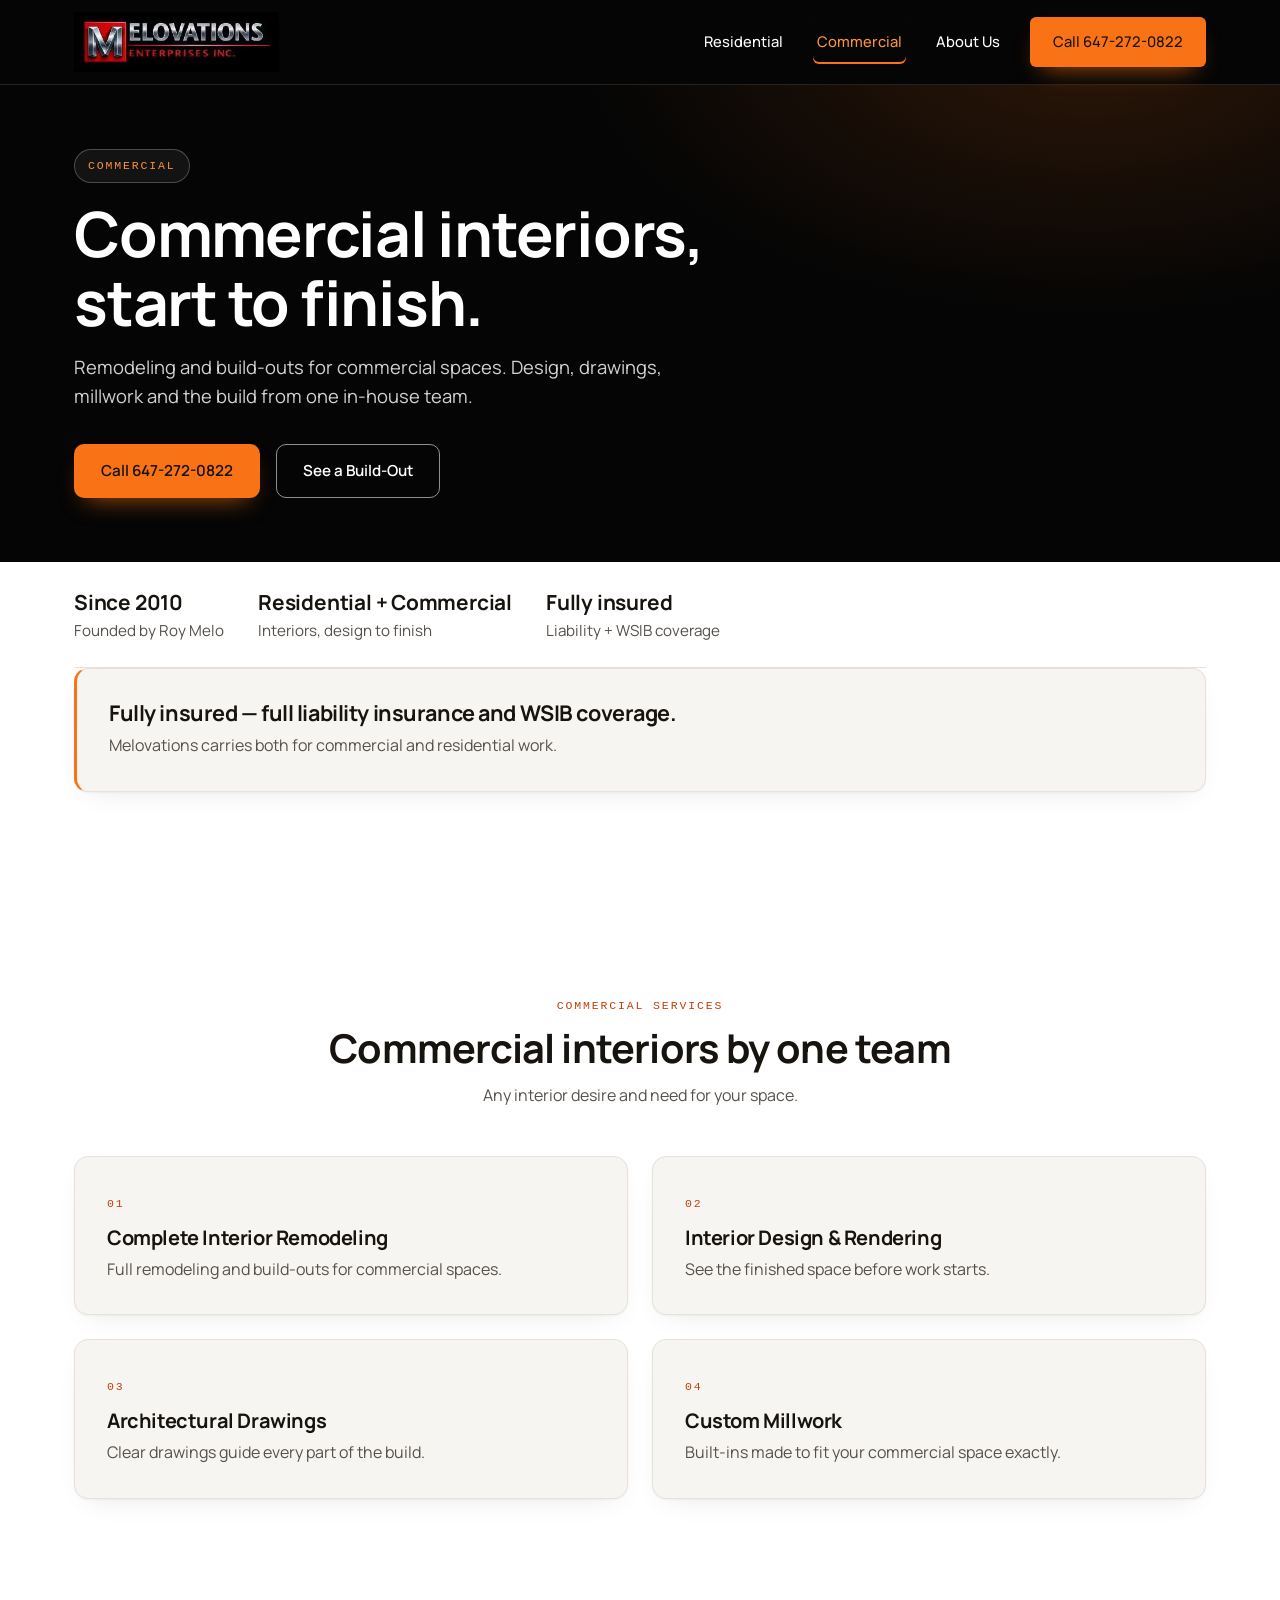
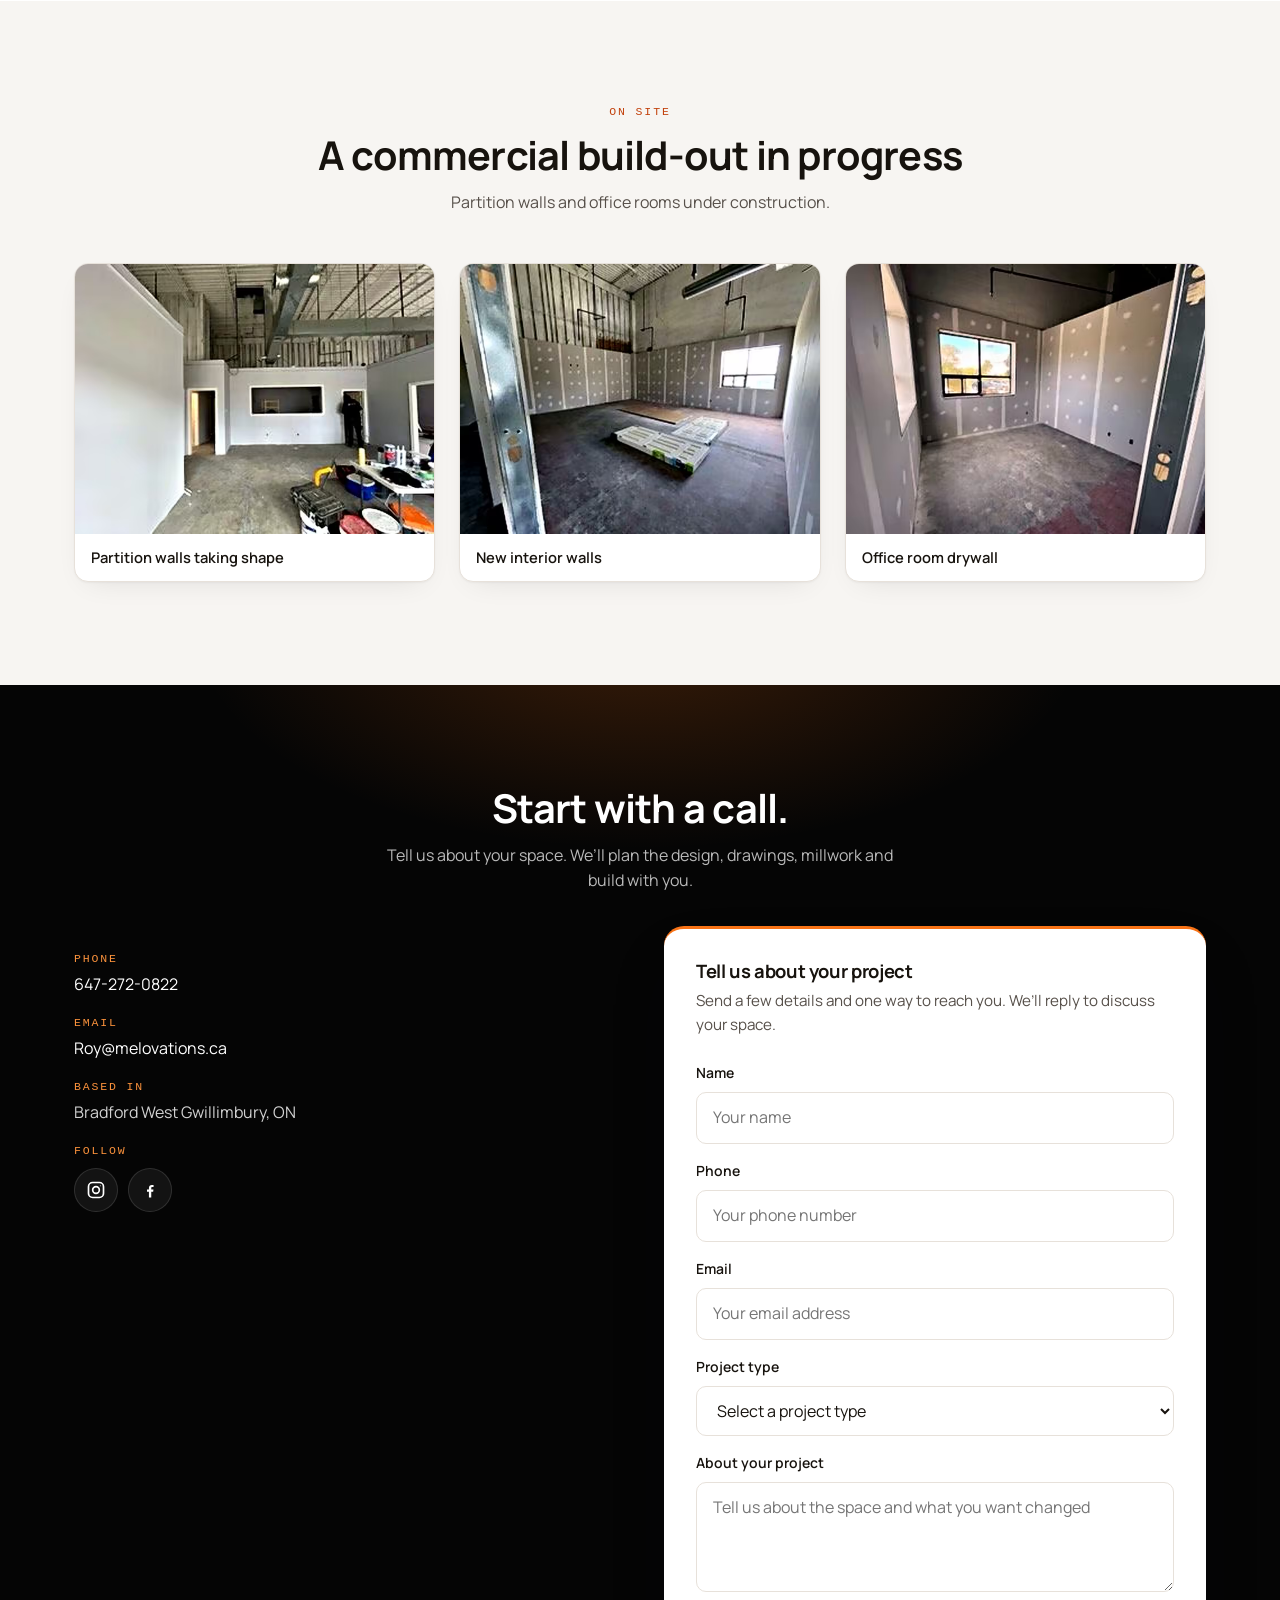
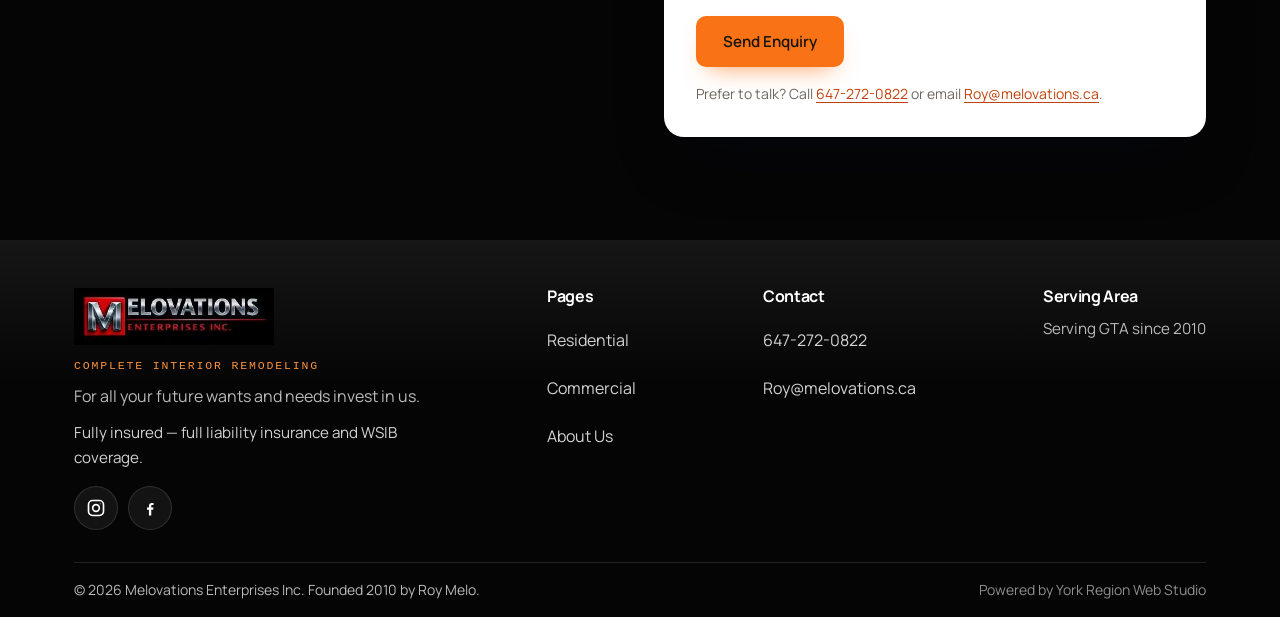
<file: commercial.html>
<!DOCTYPE html>
<html lang="en">
<head>
<meta charset="UTF-8">
<meta name="viewport" content="width=device-width, initial-scale=1.0">
<title>Commercial Interior Remodeling &amp; Build-Outs | Melovations</title>
<meta name="description" content="Commercial interior remodeling and build-outs in the GTA — design &amp; rendering, architectural drawings and custom millwork. Fully insured. Call 647-272-0822.">
<link rel="canonical" href="https://melovations.ca/commercial.html">
<meta property="og:type" content="website">
<meta property="og:site_name" content="Melovations Enterprises Inc.">
<meta property="og:title" content="Commercial Interior Remodeling &amp; Build-Outs | Melovations">
<meta property="og:description" content="Commercial interiors, start to finish. Remodeling and build-outs for commercial spaces. Fully insured — full liability insurance and WSIB coverage.">
<meta property="og:url" content="https://melovations.ca/commercial.html">
<meta property="og:image" content="https://melovations.ca/assets/projects/commercial-buildout-2.jpg">
<meta property="og:image:width" content="1280">
<meta property="og:image:height" content="960">
<meta property="og:image:alt" content="Commercial build-out in progress with new partition walls">
<meta property="og:locale" content="en_CA">
<meta name="twitter:card" content="summary_large_image">
<meta name="twitter:title" content="Commercial Interior Remodeling &amp; Build-Outs | Melovations">
<meta name="twitter:description" content="Commercial interior remodeling and build-outs in the GTA — design &amp; rendering, architectural drawings and custom millwork. Fully insured. Call 647-272-0822.">
<meta name="twitter:image" content="https://melovations.ca/assets/projects/commercial-buildout-2.jpg">
<meta name="twitter:image:alt" content="Commercial build-out in progress with new partition walls">
<meta name="robots" content="index, follow">
<link rel="icon" href="favicon.ico" sizes="any">
<link rel="icon" href="favicon.png" type="image/png" sizes="180x180">
<link rel="apple-touch-icon" href="favicon.png">
<link rel="preconnect" href="https://fonts.googleapis.com">
<link rel="preconnect" href="https://fonts.gstatic.com" crossorigin>
<link href="https://fonts.googleapis.com/css2?family=Manrope:wght@500;600;700;800&display=swap" rel="stylesheet">
<link rel="stylesheet" href="styles.css">
<script type="application/ld+json">
{
  "@context": "https://schema.org",
  "@type": "HomeAndConstructionBusiness",
  "name": "Melovations Enterprises Inc.",
  "slogan": "For all your future wants and needs invest in us",
  "@id": "https://melovations.ca/#business",
  "url": "https://melovations.ca/",
  "logo": "https://melovations.ca/assets/logo.jpg",
  "image": "https://melovations.ca/assets/projects/commercial-buildout-2.jpg",
  "telephone": "+1-647-272-0822",
  "email": "Roy@melovations.ca",
  "foundingDate": "2010",
  "founder": { "@type": "Person", "name": "Roy Melo" },
  "address": {
    "@type": "PostalAddress",
    "addressLocality": "Bradford West Gwillimbury",
    "addressRegion": "ON",
    "addressCountry": "CA"
  },
  "areaServed": { "@type": "AdministrativeArea", "name": "Greater Toronto Area" },
  "sameAs": [
    "https://www.instagram.com/melovations/",
    "https://www.facebook.com/Melovations/"
  ],
  "knowsAbout": ["Complete Interior Remodeling", "Interior Design & Rendering", "Architectural Drawings", "Custom Millwork"]
}
</script>
</head>
<body>
<a class="skip-link" href="#main">Skip to content</a>
<header class="site-header">
  <div class="wrap header-inner">
    <a class="brand" href="index.html" aria-label="Melovations Enterprises Inc. — home"><picture><source type="image/avif" srcset="assets/logo.avif"><source type="image/webp" srcset="assets/logo.webp"><img src="assets/logo.jpg" alt="Melovations Enterprises Inc." width="357" height="103" decoding="async"></picture></a>
    <button class="nav-toggle" id="navToggle" aria-label="Open menu" aria-expanded="false" aria-controls="mainNav">
      <svg width="22" height="22" viewBox="0 0 24 24" fill="none" stroke="currentColor" stroke-width="2" stroke-linecap="round" aria-hidden="true"><path d="M4 7h16M4 12h16M4 17h16"/></svg>
    </button>
    <nav class="main-nav" id="mainNav" aria-label="Main">
      <a href="index.html">Residential</a>
      <a href="commercial.html" aria-current="page">Commercial</a>
      <a href="about.html">About Us</a>
      <a class="btn btn-primary" href="tel:+16472720822">Call 647-272-0822</a>
    </nav>
  </div>
</header>

<main id="main">

<!-- PAGE HERO -->
<section class="page-hero">
  <div class="wrap">
    <span class="eyebrow eyebrow-light">Commercial</span>
    <h1>Commercial interiors, start to finish.</h1>
    <p class="lead">Remodeling and build-outs for commercial spaces. Design, drawings, millwork and the build from one in-house team.</p>
    <div class="hero-actions">
      <a class="btn btn-primary" href="tel:+16472720822">Call 647-272-0822</a>
      <a class="btn btn-ghost" href="#work">See a Build-Out</a>
    </div>
  </div>
</section>

<!-- TRUST STRIP -->
<div class="wrap"><div class="trust">
  <div><strong>Since 2010</strong>Founded by Roy Melo</div>
  <div><strong>Residential + Commercial</strong>Interiors, design to finish</div>
  <div><strong>Fully insured</strong>Liability + WSIB coverage</div>
</div></div>

<!-- INSURANCE -->
<section class="section-tight" aria-label="Insurance">
  <div class="wrap">
    <div class="insure">
      <div>
        <h2 class="insure-title">Fully insured — full liability insurance and WSIB coverage.</h2>
        <p>Melovations carries both for commercial and residential work.</p>
      </div>
    </div>
  </div>
</section>

<!-- SERVICES -->
<section id="services" aria-label="Commercial services">
  <div class="wrap">
    <div class="section-header">
      <span class="eyebrow">Commercial Services</span>
      <h2>Commercial interiors by one team</h2>
      <p>Any interior desire and need for your space.</p>
    </div>
    <div class="card-grid services-grid">
      <article class="card card-soft"><span class="card-num">01</span><h3>Complete Interior Remodeling</h3><p>Full remodeling and build-outs for commercial spaces.</p></article>
      <article class="card card-soft"><span class="card-num">02</span><h3>Interior Design &amp; Rendering</h3><p>See the finished space before work starts.</p></article>
      <article class="card card-soft"><span class="card-num">03</span><h3>Architectural Drawings</h3><p>Clear drawings guide every part of the build.</p></article>
      <article class="card card-soft"><span class="card-num">04</span><h3>Custom Millwork</h3><p>Built-ins made to fit your commercial space exactly.</p></article>
    </div>
  </div>
</section>

<!-- WORK IN PROGRESS -->
<section id="work" class="section-soft" aria-label="Commercial build-out in progress">
  <div class="wrap">
    <div class="section-header">
      <span class="eyebrow">On Site</span>
      <h2>A commercial build-out in progress</h2>
      <p>Partition walls and office rooms under construction.</p>
    </div>
    <div class="gallery">
      <figure>
        <picture><source type="image/avif" srcset="assets/projects/commercial-buildout-2-640.avif 640w, assets/projects/commercial-buildout-2-960.avif 960w, assets/projects/commercial-buildout-2.avif 1280w" sizes="(max-width: 560px) calc(100vw - 48px), (max-width: 980px) calc(50vw - 36px), 361px"><source type="image/webp" srcset="assets/projects/commercial-buildout-2-640.webp 640w, assets/projects/commercial-buildout-2-960.webp 960w, assets/projects/commercial-buildout-2.webp 1280w" sizes="(max-width: 560px) calc(100vw - 48px), (max-width: 980px) calc(50vw - 36px), 361px"><img src="assets/projects/commercial-buildout-2.jpg" srcset="assets/projects/commercial-buildout-2-640.jpg 640w, assets/projects/commercial-buildout-2-960.jpg 960w, assets/projects/commercial-buildout-2.jpg 1280w" sizes="(max-width: 560px) calc(100vw - 48px), (max-width: 980px) calc(50vw - 36px), 361px" alt="Commercial build-out in progress with new partition walls and an open ceiling" width="1280" height="960" loading="lazy" decoding="async"></picture>
        <figcaption>Partition walls taking shape</figcaption>
      </figure>
      <figure>
        <picture><source type="image/avif" srcset="assets/projects/commercial-buildout-1-640.avif 640w, assets/projects/commercial-buildout-1-960.avif 960w, assets/projects/commercial-buildout-1.avif 1280w" sizes="(max-width: 560px) calc(100vw - 48px), (max-width: 980px) calc(50vw - 36px), 361px"><source type="image/webp" srcset="assets/projects/commercial-buildout-1-640.webp 640w, assets/projects/commercial-buildout-1-960.webp 960w, assets/projects/commercial-buildout-1.webp 1280w" sizes="(max-width: 560px) calc(100vw - 48px), (max-width: 980px) calc(50vw - 36px), 361px"><img src="assets/projects/commercial-buildout-1.jpg" srcset="assets/projects/commercial-buildout-1-640.jpg 640w, assets/projects/commercial-buildout-1-960.jpg 960w, assets/projects/commercial-buildout-1.jpg 1280w" sizes="(max-width: 560px) calc(100vw - 48px), (max-width: 980px) calc(50vw - 36px), 361px" alt="Commercial unit in progress with new drywall and flooring material on site" width="1280" height="960" loading="lazy" decoding="async"></picture>
        <figcaption>New interior walls</figcaption>
      </figure>
      <figure>
        <picture><source type="image/avif" srcset="assets/projects/commercial-buildout-3-640.avif 640w, assets/projects/commercial-buildout-3-960.avif 960w, assets/projects/commercial-buildout-3.avif 1280w" sizes="(max-width: 560px) calc(100vw - 48px), (max-width: 980px) calc(50vw - 36px), 361px"><source type="image/webp" srcset="assets/projects/commercial-buildout-3-640.webp 640w, assets/projects/commercial-buildout-3-960.webp 960w, assets/projects/commercial-buildout-3.webp 1280w" sizes="(max-width: 560px) calc(100vw - 48px), (max-width: 980px) calc(50vw - 36px), 361px"><img src="assets/projects/commercial-buildout-3.jpg" srcset="assets/projects/commercial-buildout-3-640.jpg 640w, assets/projects/commercial-buildout-3-960.jpg 960w, assets/projects/commercial-buildout-3.jpg 1280w" sizes="(max-width: 560px) calc(100vw - 48px), (max-width: 980px) calc(50vw - 36px), 361px" alt="Small office room in progress with freshly boarded drywall walls" width="1280" height="960" loading="lazy" decoding="async"></picture>
        <figcaption>Office room drywall</figcaption>
      </figure>
    </div>
  </div>
</section>

<!-- CONTACT -->
<section class="cta-band" id="contact" aria-label="Contact">
  <div class="wrap">
    <h2>Start with a call.</h2>
    <p>Tell us about your space. We’ll plan the design, drawings, millwork and build with you.</p>
    <div class="contact-grid">
      <ul class="contact-list">
        <li><span class="label">Phone</span><a href="tel:+16472720822">647-272-0822</a></li>
        <li><span class="label">Email</span><a href="mailto:Roy@melovations.ca">Roy@melovations.ca</a></li>
        <li><span class="label">Based in</span>Bradford West Gwillimbury, ON</li>
        <li><span class="label">Follow</span><span class="social-row"><a class="social-icon" href="https://www.instagram.com/melovations/" target="_blank" rel="noopener" aria-label="Melovations on Instagram"><svg viewBox="0 0 24 24" width="20" height="20" fill="none" stroke="currentColor" stroke-width="2" stroke-linecap="round" stroke-linejoin="round" aria-hidden="true" focusable="false"><rect x="3" y="3" width="18" height="18" rx="5"/><circle cx="12" cy="12" r="4"/><circle cx="17.2" cy="6.8" r="0.6" fill="currentColor" stroke="none"/></svg></a><a class="social-icon" href="https://www.facebook.com/Melovations/" target="_blank" rel="noopener" aria-label="Melovations on Facebook"><svg viewBox="0 0 24 24" width="20" height="20" fill="currentColor" aria-hidden="true" focusable="false"><path d="M13.5 21v-6.8h2.3l.35-2.7H13.5V9.8c0-.78.22-1.31 1.34-1.31h1.43V6.08c-.25-.03-1.1-.1-2.08-.1-2.06 0-3.47 1.25-3.47 3.56v1.94H8.4v2.7h2.32V21h2.78z"/></svg></a></span></li>
      </ul>
      <div class="form-card">
        <h3 class="form-title">Tell us about your project</h3>
        <p class="form-intro">Send a few details and one way to reach you. We’ll reply to discuss your space.</p>
        <form id="draftForm" action="https://formsubmit.co/Roy@melovations.ca" method="POST">
          <div class="form-group">
            <label for="fName">Name</label>
            <input id="fName" name="name" type="text" autocomplete="name" placeholder="Your name" required>
          </div>
          <div class="form-group">
            <label for="fPhone">Phone</label>
            <input id="fPhone" name="phone" type="tel" autocomplete="tel" inputmode="tel" placeholder="Your phone number">
          </div>
          <div class="form-group">
            <label for="fEmail">Email</label>
            <input id="fEmail" name="email" type="email" autocomplete="email" placeholder="Your email address">
          </div>
          <div class="form-group">
            <label for="fProject">Project type</label>
            <select id="fProject" name="project_type">
              <option value="">Select a project type</option>
              <option>Complete Interior Remodeling</option>
              <option>Interior Design &amp; Rendering</option>
              <option>Architectural Drawings</option>
              <option>Custom Millwork</option>
              <option>Other Interior Project</option>
            </select>
          </div>
          <div class="form-group">
            <label for="fMsg">About your project</label>
            <textarea id="fMsg" name="message" placeholder="Tell us about the space and what you want changed" required></textarea>
          </div>
          <input type="hidden" name="_subject" value="New enquiry from melovations.ca">
          <input type="hidden" name="_template" value="table">
          <input type="hidden" name="_captcha" value="false">
          <div class="form-honeypot" aria-hidden="true">
            <label>Leave this field empty</label>
            <input name="_honey" type="text" tabindex="-1" autocomplete="off">
          </div>
          <button class="btn btn-primary" type="submit">Send Enquiry</button>
          <p class="form-status" id="formStatus" role="status" aria-live="polite"></p>
          <p class="form-note">Prefer to talk? Call <a href="tel:+16472720822">647-272-0822</a> or email <a href="mailto:Roy@melovations.ca">Roy@melovations.ca</a>.</p>
        </form>
      </div>
    </div>
  </div>
</section>

</main>

<footer class="site-footer">
  <div class="wrap">
    <div class="footer-top">
      <div class="footer-brand">
        <picture><source type="image/avif" srcset="assets/logo.avif"><source type="image/webp" srcset="assets/logo.webp"><img src="assets/logo.jpg" alt="Melovations Enterprises Inc." width="357" height="103" loading="lazy" decoding="async"></picture>
        <div class="footer-sub">Complete Interior Remodeling</div>
        <p class="footer-tagline">For all your future wants and needs invest in us.</p>
        <p class="footer-insure">Fully insured — full liability insurance and WSIB coverage.</p>
        <div class="footer-social"><span class="social-row"><a class="social-icon" href="https://www.instagram.com/melovations/" target="_blank" rel="noopener" aria-label="Melovations on Instagram"><svg viewBox="0 0 24 24" width="20" height="20" fill="none" stroke="currentColor" stroke-width="2" stroke-linecap="round" stroke-linejoin="round" aria-hidden="true" focusable="false"><rect x="3" y="3" width="18" height="18" rx="5"/><circle cx="12" cy="12" r="4"/><circle cx="17.2" cy="6.8" r="0.6" fill="currentColor" stroke="none"/></svg></a><a class="social-icon" href="https://www.facebook.com/Melovations/" target="_blank" rel="noopener" aria-label="Melovations on Facebook"><svg viewBox="0 0 24 24" width="20" height="20" fill="currentColor" aria-hidden="true" focusable="false"><path d="M13.5 21v-6.8h2.3l.35-2.7H13.5V9.8c0-.78.22-1.31 1.34-1.31h1.43V6.08c-.25-.03-1.1-.1-2.08-.1-2.06 0-3.47 1.25-3.47 3.56v1.94H8.4v2.7h2.32V21h2.78z"/></svg></a></span></div>
      </div>
      <div class="footer-col">
        <h3>Pages</h3>
        <ul class="footer-links footer-links-stack">
          <li><a href="index.html">Residential</a></li>
          <li><a href="commercial.html">Commercial</a></li>
          <li><a href="about.html">About Us</a></li>
        </ul>
      </div>
      <div class="footer-col">
        <h3>Contact</h3>
        <ul class="footer-links footer-links-stack">
          <li><a href="tel:+16472720822">647-272-0822</a></li>
          <li><a href="mailto:Roy@melovations.ca">Roy@melovations.ca</a></li>
        </ul>
      </div>
      <div class="footer-col">
        <h3>Serving Area</h3>
        <p>Serving GTA since 2010</p>
      </div>
    </div>
    <div class="footer-bottom">
      <span>© 2026 Melovations Enterprises Inc. Founded 2010 by Roy Melo.</span>
      <span class="footer-serving">Powered by York Region Web Studio</span>
    </div>
  </div>
</footer>

<a class="mobile-cta" href="tel:+16472720822">Call 647-272-0822</a>
<script src="script.js" defer></script>
</body>
</html>
</file>
<file: styles.css>
:root{--brand-dark:#050505;--brand-dark-2:#161616;--brand-accent:#F97316;--brand-accent-deep:#C2410C;--brand-accent-light:#FB923C;--paper:#FFFFFF;--paper-soft:#F7F5F2;--ink:#17130E;--ink-soft:#57504A;--ink-faint:#6E675F;--line:#E7E1DA;--header-bg:#050505;--header-text:#FFFFFF;--font-display:"Manrope",-apple-system,"Segoe UI",Helvetica,Arial,sans-serif;--font-body:"Manrope",-apple-system,"Segoe UI",Helvetica,Arial,sans-serif;--font-mono:ui-monospace,"SF Mono",Menlo,Consolas,monospace;--text-hero:clamp(2.4rem,4.5vw + 1rem,3.9rem);--text-h2:clamp(1.8rem,1.6vw + 1.2rem,2.5rem);--text-h3:1.25rem;--text-lead:1.15rem;--text-body:1rem;--text-small:.875rem;--text-eyebrow:.72rem;--leading-heading:1.1;--leading-body:1.6;--space-1:4px;--space-2:8px;--space-3:12px;--space-4:16px;--space-5:24px;--space-6:32px;--space-7:48px;--space-8:64px;--section-pad:clamp(64px,8vw,104px);--card-pad:32px;--max:1180px;--radius:14px;--radius-sm:10px;--radius-lg:20px;--shadow-1:0 1px 2px rgba(2,6,23,.04),0 10px 28px -14px rgba(2,6,23,.12);--shadow-2:0 2px 6px rgba(2,6,23,.05),0 24px 44px -18px rgba(2,6,23,.18);--shadow-3:0 32px 64px -16px rgba(2,6,23,.30);--ease:cubic-bezier(.22,.61,.36,1);--dur:.3s;--on-dark:#fff;--on-dark-82:rgba(255,255,255,.82);--on-dark-72:rgba(255,255,255,.72);--on-dark-55:rgba(255,255,255,.55);--line-dark:rgba(255,255,255,.12);--white:#fff;--error:#A83D2E;--accent-ring:rgba(249,115,22,.22)}*,::after,::before{box-sizing:border-box;margin:0;padding:0}html{scroll-behavior:smooth;scroll-padding-top:104px}body{font-family:var(--font-body);font-size:var(--text-body);line-height:var(--leading-body);color:var(--ink-soft);background:var(--paper);overflow-x:hidden;-webkit-font-smoothing:antialiased}img{max-width:100%;display:block}a{color:var(--brand-accent-deep);text-decoration:none}h1,h2,h3{font-family:var(--font-display);color:var(--ink);line-height:var(--leading-heading);font-weight:700;letter-spacing:-.02em}h2{font-size:var(--text-h2)}h3{font-size:var(--text-h3)}.wrap{max-width:var(--max);margin:0 auto;padding:0 var(--space-5)}section{padding:var(--section-pad) 0}.section-soft{background:var(--paper-soft)}:focus-visible{outline:2px solid var(--brand-accent);outline-offset:2px}::selection{background:var(--accent-ring)}.skip-link{position:absolute;left:var(--space-4);top:-100px;background:var(--brand-dark);color:var(--on-dark);padding:var(--space-2) var(--space-4);z-index:100}.skip-link:focus{top:0;color:var(--on-dark)}.eyebrow{max-width:100%;font-family:var(--font-mono);font-size:var(--text-eyebrow);font-weight:500;text-transform:uppercase;letter-spacing:.16em;color:var(--brand-accent-deep)}.eyebrow-light{color:var(--brand-accent-light)}.lead{font-size:var(--text-lead)}.section-header{max-width:680px;margin:0 auto var(--space-7);text-align:center}.section-header .eyebrow{display:block;margin-bottom:var(--space-3)}.section-header p{margin-top:var(--space-3)}.btn{display:inline-block;padding:14px 26px;font-size:.95rem;font-weight:600;font-family:var(--font-body);border-radius:var(--radius-sm);border:1px solid transparent;cursor:pointer;transition:transform var(--dur) var(--ease),background var(--dur),color var(--dur),border-color var(--dur),box-shadow var(--dur) var(--ease)}.btn:hover{transform:translateY(-1px)}.btn:active{transform:translateY(0)}.btn-primary{background:var(--brand-accent);color:var(--ink);box-shadow:0 12px 24px -12px rgba(249,115,22,.7)}.btn-primary:hover{background:var(--brand-accent-deep);color:var(--white)}.btn-ghost{background:0 0;color:var(--on-dark);border-color:var(--on-dark-55)}.btn-ghost:hover{border-color:var(--on-dark);color:var(--on-dark);background:rgba(255,255,255,.08)}.site-header{position:sticky;top:0;z-index:50;background:var(--header-bg);color:var(--header-text);border-bottom:1px solid var(--line-dark)}.header-inner{display:flex;align-items:center;justify-content:space-between;gap:var(--space-5);height:84px}.brand{display:flex;align-items:center;color:var(--header-text)}.brand img{width:205px;height:auto}.main-nav{display:flex;align-items:center;gap:26px}.main-nav a{display:inline-flex;align-items:center;min-height:44px;color:var(--header-text);font-size:.92rem;font-weight:500;white-space:nowrap;transition:color var(--dur);padding:10px 4px;border-radius:6px}.main-nav a:hover{color:var(--brand-accent-light)}.main-nav a[aria-current=page]{color:var(--brand-accent-light);box-shadow:inset 0 -2px 0 var(--brand-accent)}.main-nav .btn{padding:12px 22px}.nav-toggle{display:none;background:0 0;border:0;cursor:pointer;padding:var(--space-2);color:var(--header-text)}.hero-split{background:var(--brand-dark);color:var(--on-dark);padding:0;background-image:radial-gradient(720px 380px at 85% -40px,rgba(249,115,22,.16),transparent 70%)}.hero-split .grid{display:grid;grid-template-columns:1.05fr 1fr;align-items:stretch}.hero-split .txt{padding:var(--section-pad) var(--space-6) var(--section-pad) 0}.hero-split h1{color:var(--on-dark);font-size:var(--text-hero)}.hero-split .eyebrow{display:inline-block;margin-bottom:var(--space-4);padding:7px 13px;border:1px solid rgba(255,255,255,.24);border-radius:999px;background:rgba(255,255,255,.06)}.hero-motto{font-family:var(--font-display);font-size:1.3rem;font-weight:600;color:var(--brand-accent-light);margin-top:var(--space-5);max-width:460px;line-height:1.35}.hero-split .lead{color:var(--on-dark-82);margin-top:var(--space-4);max-width:460px}.hero-actions{display:flex;flex-wrap:wrap;gap:var(--space-4);margin-top:var(--space-6)}.hero-media{display:flex;align-items:center;justify-content:center;padding:var(--space-7) 0 var(--space-7) var(--space-5)}.hero-panel{position:relative;width:100%;max-width:520px;margin:0;border:1px solid var(--line-dark);border-radius:var(--radius-lg);background:linear-gradient(160deg,#1b1b1b 0,#060606 55%,#000 100%);box-shadow:var(--shadow-3);padding:var(--space-7) var(--space-6) var(--space-5);overflow:hidden}.hero-panel::before{content:"";position:absolute;inset:0;background:repeating-linear-gradient(135deg,rgba(255,255,255,.025) 0 2px,transparent 2px 14px);pointer-events:none}.hero-panel::after{content:"";position:absolute;top:0;left:0;right:0;height:3px;background:linear-gradient(90deg,var(--brand-accent),transparent 75%)}.hero-panel img{position:relative;width:100%;height:auto}.hero-panel figcaption{position:relative;margin-top:var(--space-5);padding-top:var(--space-4);border-top:1px solid var(--line-dark);display:flex;flex-direction:column;gap:2px}.hero-panel-photo{padding:0}.hero-panel-photo img{width:100%;height:100%;aspect-ratio:4/3;object-fit:cover}.hero-panel-photo figcaption{position:absolute;left:0;right:0;bottom:0;margin:0;padding:var(--space-6) var(--space-5) var(--space-4);border-top:0;background:linear-gradient(180deg,transparent,rgba(0,0,0,.85))}.page-hero{background:var(--brand-dark);color:var(--on-dark);padding:var(--space-8) 0;background-image:radial-gradient(720px 380px at 85% -40px,rgba(249,115,22,.16),transparent 70%)}.page-hero .eyebrow{display:inline-block;margin-bottom:var(--space-4);padding:7px 13px;border:1px solid rgba(255,255,255,.24);border-radius:999px;background:rgba(255,255,255,.06)}.page-hero h1{color:var(--on-dark);font-size:var(--text-hero);max-width:18ch}.page-hero .lead{color:var(--on-dark-82);margin-top:var(--space-4);max-width:56ch}.insure{background:var(--paper-soft);border:1px solid var(--line);border-left:3px solid var(--brand-accent);border-radius:var(--radius);padding:var(--space-6);box-shadow:var(--shadow-1)}.insure-title{font-size:1.35rem;margin-bottom:var(--space-2)}.insure p{color:var(--ink-soft)}.footer-insure{margin-top:var(--space-3);color:var(--on-dark-82);font-size:.95rem;max-width:38ch}.gallery{display:grid;grid-template-columns:repeat(3,1fr);gap:var(--space-5)}.gallery figure{margin:0;background:var(--white);border:1px solid var(--line);border-radius:var(--radius);overflow:hidden;box-shadow:var(--shadow-1);transition:transform var(--dur) var(--ease),box-shadow var(--dur) var(--ease),border-color var(--dur)}.gallery figure:hover{transform:translateY(-4px);box-shadow:var(--shadow-2);border-color:rgba(249,115,22,.45)}.gallery img{width:100%;height:auto;aspect-ratio:4/3;object-fit:cover;display:block;transition:transform var(--dur) var(--ease)}.gallery figure:hover img{transform:scale(1.05)}.gallery figcaption{padding:var(--space-3) var(--space-4);font-size:.92rem;font-weight:600;color:var(--ink)}.hero-panel-name{font-family:var(--font-display);font-weight:700;color:var(--on-dark);letter-spacing:-.01em}.hero-panel-sub{font-family:var(--font-mono);font-size:var(--text-eyebrow);text-transform:uppercase;letter-spacing:.16em;color:var(--brand-accent-light)}.trust{display:flex;gap:34px;flex-wrap:wrap;padding:var(--space-5) 0;border-bottom:1px solid var(--line)}.trust div{font-size:.95rem;color:var(--ink-soft)}.trust strong{display:block;font-family:var(--font-display);font-size:1.3rem;color:var(--ink);letter-spacing:-.01em}.card-grid{display:grid;grid-template-columns:repeat(3,1fr);gap:var(--space-5)}.card{background:var(--white);border:1px solid var(--line);border-radius:var(--radius);padding:var(--card-pad);box-shadow:var(--shadow-1);transition:transform var(--dur) var(--ease),box-shadow var(--dur) var(--ease),border-color var(--dur)}.card:hover{transform:translateY(-4px);box-shadow:var(--shadow-2);border-color:rgba(249,115,22,.45)}.card-soft{background:var(--paper-soft)}.section-tight{padding-top:0}.card h3{margin:var(--space-3) 0 var(--space-2)}.card-num{font-family:var(--font-mono);font-size:var(--text-eyebrow);letter-spacing:.16em;color:var(--brand-accent-deep)}.services-grid{grid-template-columns:repeat(2,1fr)}.split{display:grid;grid-template-columns:1fr 1fr;gap:var(--space-7);align-items:center}.split p{color:var(--ink-soft);margin-top:var(--space-3)}.form-note a,.split p a{text-decoration:underline;text-underline-offset:3px}.quote{background:var(--paper-soft);border-left:3px solid var(--brand-accent);padding:var(--space-5);border-radius:0 var(--radius) var(--radius) 0;font-size:1.05rem;color:var(--ink)}.quote small{display:block;margin-top:var(--space-3);color:var(--ink-soft)}.process-grid{display:grid;grid-template-columns:repeat(5,1fr);gap:var(--space-5)}.process-step{border-top:2px solid var(--brand-accent);padding-top:var(--space-4);transition:transform var(--dur) var(--ease)}.process-step:hover{transform:translateY(-3px)}.process-step .num{font-family:var(--font-mono);color:var(--brand-accent-deep);letter-spacing:2px;font-size:.95rem}.process-step h3{font-size:1.02rem;margin:var(--space-2) 0}.process-step p{font-size:.95rem}.testimonial-grid{display:grid;grid-template-columns:repeat(2,1fr);gap:var(--space-5)}.testimonial{position:relative;margin:0;background:var(--white);border:1px solid var(--line);border-radius:var(--radius);padding:var(--card-pad);box-shadow:var(--shadow-1);transition:transform var(--dur) var(--ease),box-shadow var(--dur) var(--ease),border-color var(--dur)}.testimonial:hover{transform:translateY(-4px);box-shadow:var(--shadow-2);border-color:rgba(249,115,22,.45)}.testimonial::before{content:"\201C";display:block;font-family:var(--font-display);font-size:2.4rem;font-weight:800;line-height:.6;color:var(--brand-accent);margin-bottom:var(--space-4)}.testimonial blockquote{margin:0 0 var(--space-4);font-size:1.05rem;line-height:1.55;color:var(--ink)}.testimonial figcaption{color:var(--ink-faint);font-weight:600;font-size:var(--text-small)}.testimonial figcaption .project{display:block;font-weight:500;color:var(--brand-accent-deep);margin-top:2px}.cta-band{background:var(--brand-dark);color:var(--on-dark);text-align:center;background-image:radial-gradient(640px 320px at 50% -60px,var(--accent-ring),transparent 70%)}.cta-band h2{color:var(--on-dark)}.cta-band p{color:var(--on-dark-72);margin:var(--space-3) auto var(--space-6);max-width:52ch}.cta-band .hero-actions{justify-content:center;margin-top:0}.contact-grid{display:grid;grid-template-columns:1fr 1fr;gap:var(--space-7);text-align:left;align-items:start}.contact-list{list-style:none;margin-top:var(--space-5)}.contact-list li{margin-bottom:var(--space-4);color:var(--on-dark-82)}.contact-list .label{font-family:var(--font-mono);font-size:var(--text-eyebrow);text-transform:uppercase;letter-spacing:.16em;color:var(--brand-accent-light);display:block;margin-bottom:var(--space-1)}.contact-list a{color:var(--on-dark);text-underline-offset:3px}.contact-list a:hover{color:var(--brand-accent-light);text-decoration:underline}.form-card{background:var(--white);border-radius:var(--radius-lg);box-shadow:var(--shadow-3);padding:var(--space-6);color:var(--ink-soft);text-align:left;border-top:3px solid var(--brand-accent)}.form-title{font-size:1.15rem;margin-bottom:var(--space-2)}.form-intro{color:var(--ink-soft);font-size:.95rem;margin:0 0 var(--space-5);max-width:none}.cta-band .form-intro{color:var(--ink-soft);margin:0 0 var(--space-5);max-width:none;text-align:left}.form-group{margin-bottom:var(--space-4)}.form-group label{display:block;font-weight:600;font-size:var(--text-small);color:var(--ink);margin-bottom:var(--space-2)}.form-group input,.form-group select,.form-group textarea{width:100%;min-height:44px;padding:12px 16px;font:inherit;color:var(--ink);background:var(--white);border:1px solid var(--line);border-radius:var(--radius-sm)}.form-group textarea{min-height:110px;resize:vertical}.form-group input:focus,.form-group select:focus,.form-group textarea:focus{border-color:var(--brand-accent);outline:0;box-shadow:0 0 0 4px var(--accent-ring)}.form-honeypot{position:absolute;left:-10000px;width:1px;height:1px;overflow:hidden}.form-status{margin-top:var(--space-4);font-size:var(--text-small);color:var(--error)}.form-status.is-success{color:#276738}.form-card .btn:disabled{cursor:wait;opacity:.65;transform:none}.form-note{font-size:var(--text-small);color:var(--ink-faint);margin-top:var(--space-3)}.cta-band .form-status{color:var(--error);margin:var(--space-4) 0 0;max-width:none;text-align:left}.cta-band .form-status.is-success{color:#276738}.cta-band .form-note{color:var(--ink-faint);margin:var(--space-3) 0 0;max-width:none;text-align:left}.site-footer{background:linear-gradient(180deg,var(--brand-dark-2),var(--brand-dark) 38%);color:var(--on-dark-72);padding:var(--space-7) 0 0}.footer-top{display:flex;flex-wrap:wrap;gap:var(--space-6);justify-content:space-between;padding-bottom:var(--space-6)}.footer-brand img{width:200px;height:auto}.footer-sub{font-family:var(--font-mono);font-size:var(--text-eyebrow);text-transform:uppercase;letter-spacing:.16em;color:var(--brand-accent-light);margin-top:var(--space-3)}.footer-tagline{margin-top:var(--space-2);max-width:36ch}.footer-links{display:flex;flex-wrap:wrap;gap:var(--space-2) var(--space-5);list-style:none}.footer-links-stack{flex-direction:column;gap:0}.footer-links a{color:var(--on-dark-82);display:inline-block;padding:11px 0}.footer-links a:hover{color:var(--brand-accent-light)}.footer-col h3{color:var(--on-dark);font-size:1rem;margin-bottom:var(--space-3)}.footer-col p{max-width:38ch;font-size:.95rem}.footer-bottom{display:flex;flex-wrap:wrap;gap:var(--space-4);align-items:center;justify-content:space-between;border-top:1px solid var(--line-dark);padding:var(--space-4) 0;font-size:var(--text-small)}.footer-serving{color:var(--on-dark-55)}.social-row{display:inline-flex;gap:10px;align-items:center}.social-icon{display:inline-flex;align-items:center;justify-content:center;width:44px;height:44px;min-width:44px;min-height:44px;border-radius:50%;border:1px solid var(--line-dark);background:rgba(255,255,255,.06);color:var(--on-dark);transition:background var(--dur) var(--ease),color var(--dur) var(--ease),border-color var(--dur) var(--ease),transform var(--dur) var(--ease)}.social-icon svg{display:block}.social-icon:hover{background:var(--brand-accent);border-color:var(--brand-accent);color:var(--ink);transform:translateY(-2px)}.footer-social{margin-top:var(--space-4)}.contact-list .social-row{margin-top:var(--space-1)}.mobile-cta{display:none}@media (max-width:980px){.card-grid{grid-template-columns:1fr;max-width:460px;margin:0 auto}.services-grid,.testimonial-grid{grid-template-columns:1fr}.process-grid{grid-template-columns:repeat(2,1fr)}.contact-grid{grid-template-columns:1fr}.header-inner{height:68px}.brand img{width:160px;height:auto}.main-nav{position:fixed;top:68px;left:0;right:0;bottom:0;background:var(--brand-dark);flex-direction:column;align-items:stretch;gap:0;padding:var(--space-4) var(--space-5);transform:translateX(100%);visibility:hidden;transition:transform var(--dur) var(--ease),visibility 0s linear var(--dur)}.main-nav.open{transform:none;visibility:visible;transition:transform var(--dur) var(--ease),visibility 0s}.main-nav a{padding:var(--space-3) 0;border-bottom:1px solid var(--line-dark);font-size:1rem;color:var(--on-dark-82);min-height:48px}.main-nav a[aria-current=page]{box-shadow:none;color:var(--brand-accent-light)}.main-nav .btn{border:0;text-align:left;background:0 0;box-shadow:none;color:var(--brand-accent-light);padding-left:0}.nav-toggle{display:inline-flex;align-items:center;justify-content:center;min-width:44px;min-height:44px}.gallery{grid-template-columns:repeat(2,1fr)}}@media (max-width:760px){.hero-split .grid{grid-template-columns:1fr}.hero-split .txt{padding:var(--space-7) 0 var(--space-6)}.hero-media{padding:0 0 var(--space-7)}.hero-panel{padding:var(--space-6) var(--space-5) var(--space-4)}.split{grid-template-columns:1fr}.form-card .btn{width:100%;text-align:center}.mobile-cta{display:flex;position:fixed;left:0;right:0;bottom:0;z-index:60;justify-content:center;align-items:center;min-height:56px;padding:var(--space-3) var(--space-4) calc(var(--space-3) + env(safe-area-inset-bottom));background:var(--brand-accent);color:var(--ink);font-weight:700;box-shadow:0 -10px 28px rgba(2,6,23,.2)}body{padding-bottom:calc(76px + env(safe-area-inset-bottom))}}@media (max-width:560px){.process-grid{grid-template-columns:1fr}.gallery{grid-template-columns:1fr}.insure{padding:var(--space-5)}}@media (prefers-reduced-motion:reduce){html{scroll-behavior:auto}*,::after,::before{transition:none!important;animation:none!important}}.main-nav a.btn-primary{color:var(--ink)}.main-nav a.btn-primary:hover{color:var(--white)}
</file>
